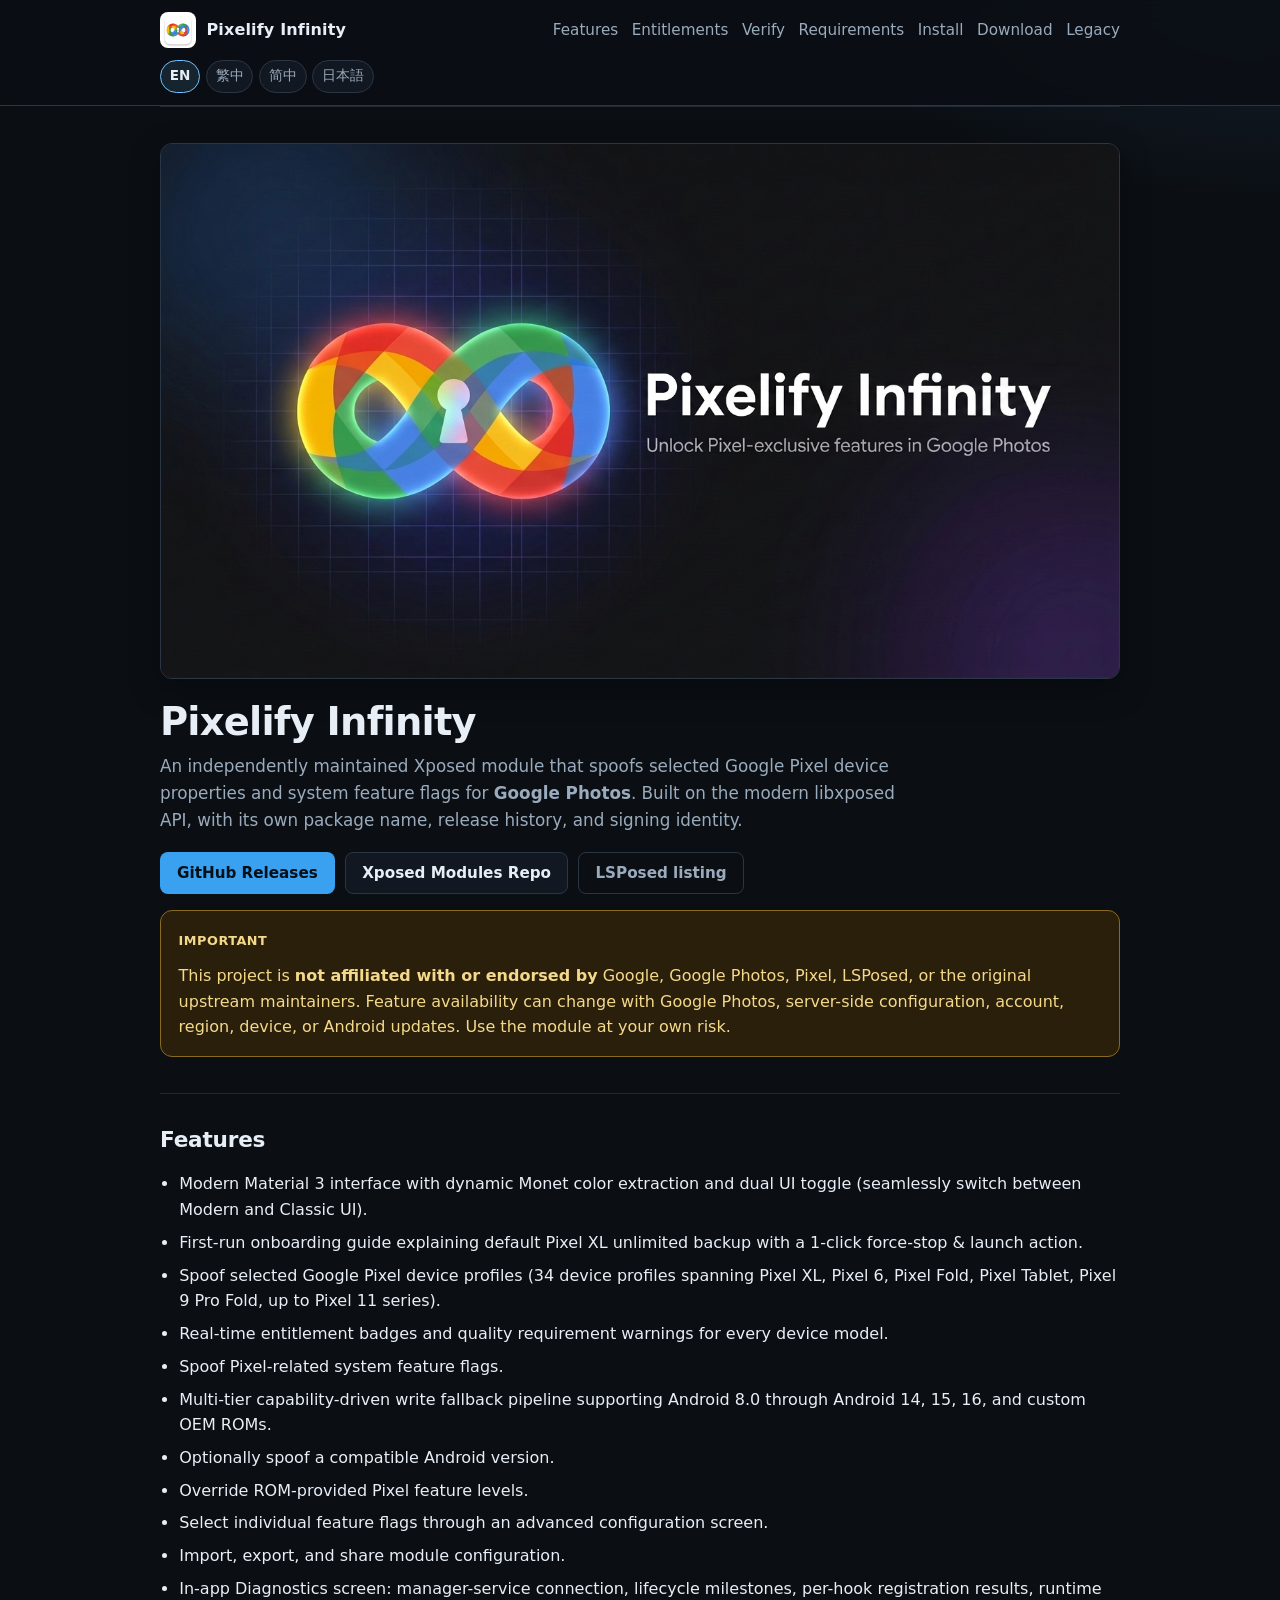
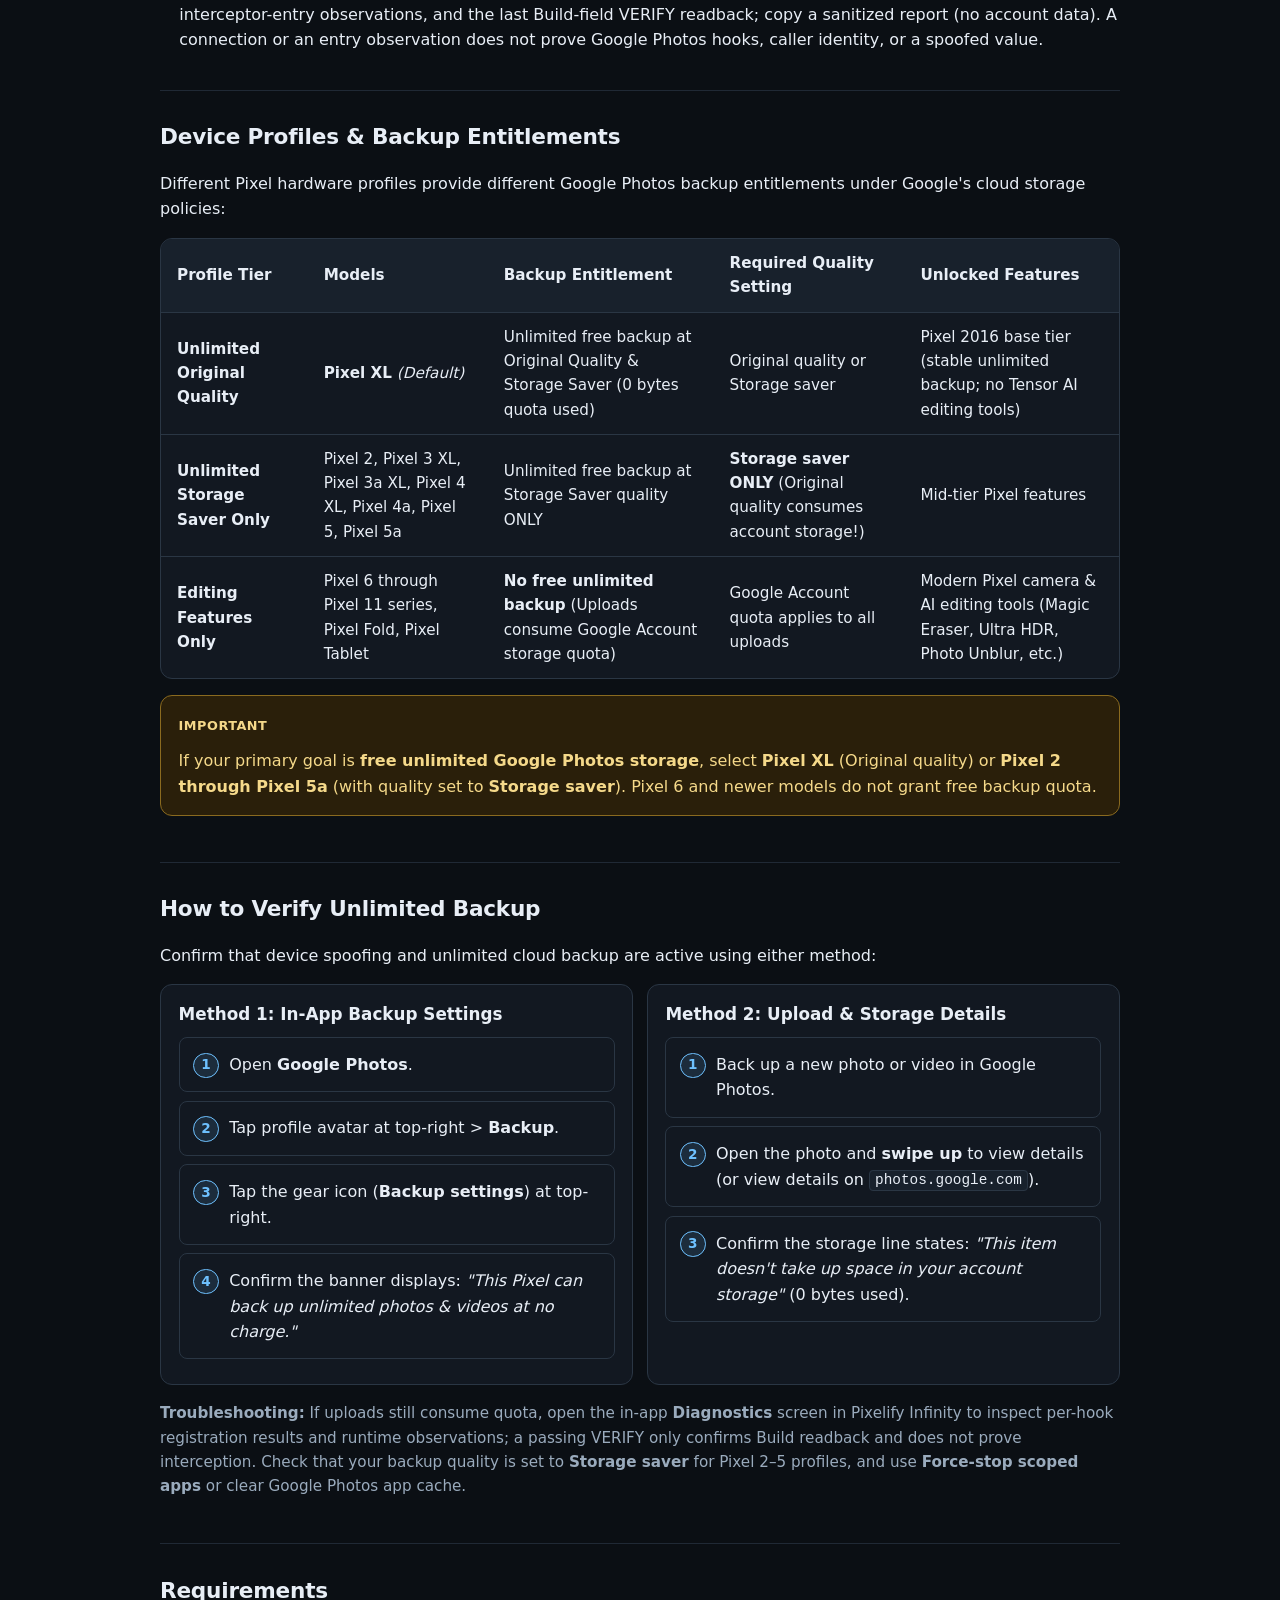
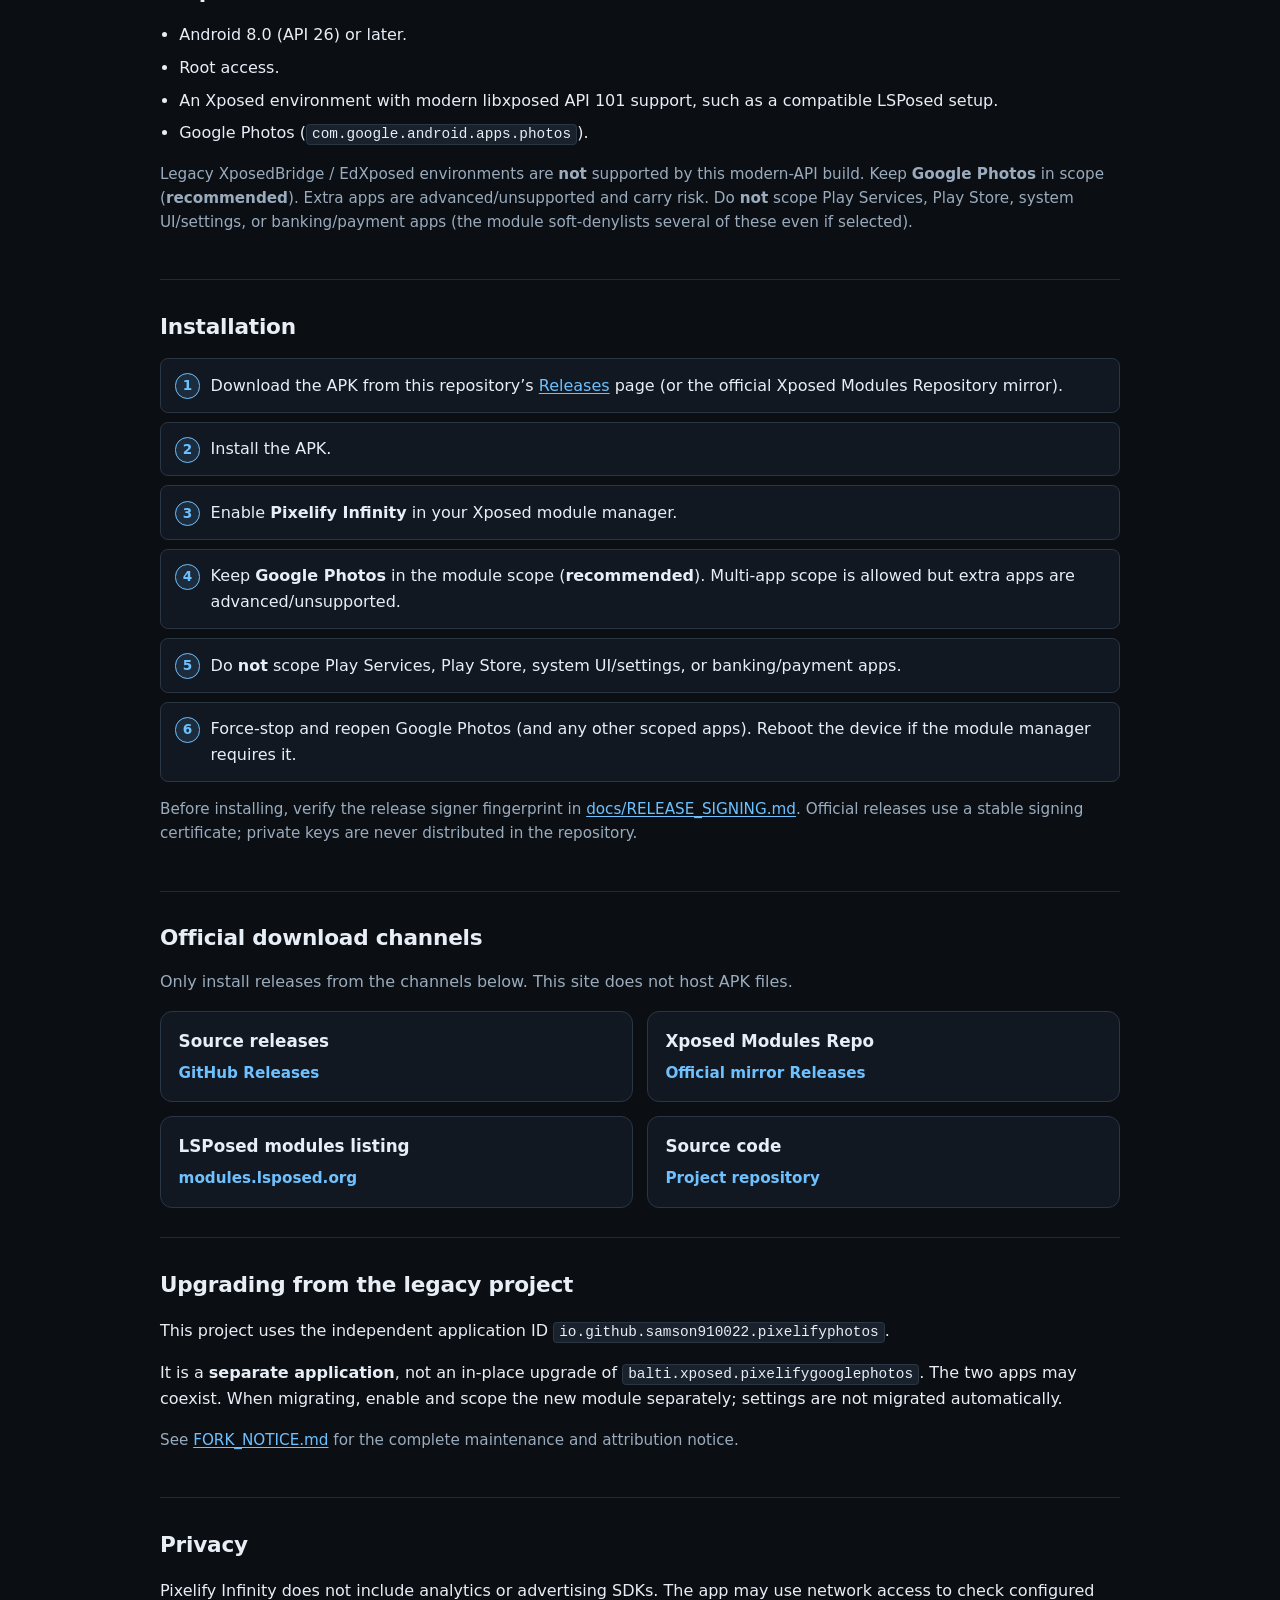
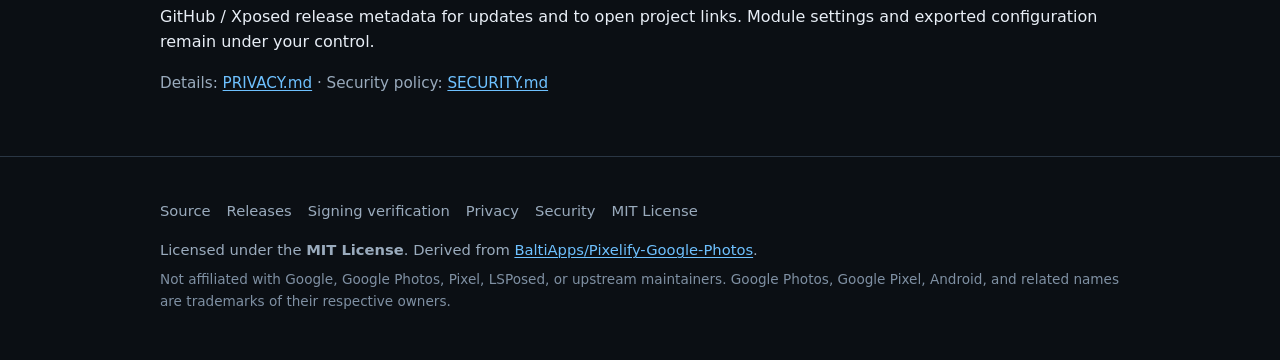
<file: site/index.html>
<!DOCTYPE html>
<html lang="en">
<head>
  <meta charset="utf-8">
  <meta name="viewport" content="width=device-width, initial-scale=1">
  <meta name="description" content="Pixelify Infinity — independently maintained Xposed module that spoofs selected Google Pixel properties for Google Photos.">
  <meta name="theme-color" content="#0b0f14">
  <title>Pixelify Infinity — Xposed module for Google Photos</title>
  <link rel="icon" type="image/png" href="assets/img/favicon.png">
  <link rel="apple-touch-icon" href="assets/img/icon-64.png">
  <link rel="stylesheet" href="assets/css/site.css">
</head>
<body>
  <a class="skip-link" href="#main">Skip to content</a>

  <header class="site-header">
    <div class="wrap header-inner">
      <a class="brand" href="./">
        <img src="assets/img/icon-64.png" width="36" height="36" alt="">
        <span>Pixelify Infinity</span>
      </a>
      <nav aria-label="Primary">
        <ul class="nav-links">
          <li><a href="#features">Features</a></li>
          <li><a href="#entitlements">Entitlements</a></li>
          <li><a href="#verification">Verify</a></li>
          <li><a href="#requirements">Requirements</a></li>
          <li><a href="#install">Install</a></li>
          <li><a href="#download">Download</a></li>
          <li><a href="#legacy">Legacy</a></li>
        </ul>
      </nav>
      <nav class="lang-switch" aria-label="Language">
        <a href="./" aria-current="page" hreflang="en" lang="en">EN</a>
        <a href="zh-TW/" hreflang="zh-Hant" lang="zh-Hant">繁中</a>
        <a href="zh-CN/" hreflang="zh-Hans" lang="zh-Hans">简中</a>
        <a href="ja/" hreflang="ja" lang="ja">日本語</a>
      </nav>
    </div>
  </header>

  <main id="main">
    <section class="hero wrap" aria-labelledby="hero-title">
      <div class="hero-banner">
        <img
          src="assets/img/banner.png"
          width="1376"
          height="768"
          alt="Pixelify Infinity banner"
        >
      </div>
      <div class="hero-copy">
        <h1 id="hero-title">Pixelify Infinity</h1>
        <p class="tagline">
          An independently maintained Xposed module that spoofs selected Google Pixel
          device properties and system feature flags for <strong>Google Photos</strong>.
          Built on the modern libxposed API, with its own package name, release history,
          and signing identity.
        </p>
        <div class="cta-row">
          <a class="btn btn-primary" href="https://github.com/samson910022/pixelify-google-photos-modern/releases">
            GitHub Releases
          </a>
          <a class="btn btn-secondary" href="https://github.com/Xposed-Modules-Repo/io.github.samson910022.pixelifyphotos/releases">
            Xposed Modules Repo
          </a>
          <a class="btn btn-ghost" href="https://modules.lsposed.org/module/io.github.samson910022.pixelifyphotos">
            LSPosed listing
          </a>
        </div>
      </div>

      <aside class="callout callout-important" role="note" aria-label="Important disclaimer">
        <strong class="label">Important</strong>
        <p>
          This project is <strong>not affiliated with or endorsed by</strong> Google,
          Google Photos, Pixel, LSPosed, or the original upstream maintainers.
          Feature availability can change with Google Photos, server-side configuration,
          account, region, device, or Android updates. Use the module at your own risk.
        </p>
      </aside>
    </section>

    <section id="features" class="wrap" aria-labelledby="features-title">
      <h2 id="features-title">Features</h2>
      <ul class="feature-list">
        <li>Modern Material 3 interface with dynamic Monet color extraction and dual UI toggle (seamlessly switch between Modern and Classic UI).</li>
        <li>First-run onboarding guide explaining default Pixel XL unlimited backup with a 1-click force-stop &amp; launch action.</li>
        <li>Spoof selected Google Pixel device profiles (34 device profiles spanning Pixel XL, Pixel 6, Pixel Fold, Pixel Tablet, Pixel 9 Pro Fold, up to Pixel 11 series).</li>
        <li>Real-time entitlement badges and quality requirement warnings for every device model.</li>
        <li>Spoof Pixel-related system feature flags.</li>
        <li>Multi-tier capability-driven write fallback pipeline supporting Android 8.0 through Android 14, 15, 16, and custom OEM ROMs.</li>
        <li>Optionally spoof a compatible Android version.</li>
        <li>Override ROM-provided Pixel feature levels.</li>
        <li>Select individual feature flags through an advanced configuration screen.</li>
        <li>Import, export, and share module configuration.</li>
        <li>In-app Diagnostics screen: manager-service connection, lifecycle milestones, per-hook registration results, runtime interceptor-entry observations, and the last Build-field VERIFY readback; copy a sanitized report (no account data). A connection or an entry observation does not prove Google Photos hooks, caller identity, or a spoofed value.</li>
      </ul>
    </section>

    <section id="entitlements" class="wrap" aria-labelledby="entitlements-title">
      <h2 id="entitlements-title">Device Profiles &amp; Backup Entitlements</h2>
      <p>
        Different Pixel hardware profiles provide different Google Photos backup entitlements under Google's cloud storage policies:
      </p>
      <div class="table-wrap">
        <table class="data-table">
          <thead>
            <tr>
              <th scope="col">Profile Tier</th>
              <th scope="col">Models</th>
              <th scope="col">Backup Entitlement</th>
              <th scope="col">Required Quality Setting</th>
              <th scope="col">Unlocked Features</th>
            </tr>
          </thead>
          <tbody>
            <tr>
              <th scope="row">Unlimited Original Quality</th>
              <td><strong>Pixel XL</strong> <em>(Default)</em></td>
              <td>Unlimited free backup at Original Quality &amp; Storage Saver (0 bytes quota used)</td>
              <td>Original quality or Storage saver</td>
              <td>Pixel 2016 base tier (stable unlimited backup; no Tensor AI editing tools)</td>
            </tr>
            <tr>
              <th scope="row">Unlimited Storage Saver Only</th>
              <td>Pixel 2, Pixel 3 XL, Pixel 3a XL, Pixel 4 XL, Pixel 4a, Pixel 5, Pixel 5a</td>
              <td>Unlimited free backup at Storage Saver quality ONLY</td>
              <td><strong>Storage saver ONLY</strong> (Original quality consumes account storage!)</td>
              <td>Mid-tier Pixel features</td>
            </tr>
            <tr>
              <th scope="row">Editing Features Only</th>
              <td>Pixel 6 through Pixel 11 series, Pixel Fold, Pixel Tablet</td>
              <td><strong>No free unlimited backup</strong> (Uploads consume Google Account storage quota)</td>
              <td>Google Account quota applies to all uploads</td>
              <td>Modern Pixel camera &amp; AI editing tools (Magic Eraser, Ultra HDR, Photo Unblur, etc.)</td>
            </tr>
          </tbody>
        </table>
      </div>
      <aside class="callout callout-important" role="note">
        <strong class="label">Important</strong>
        <p>
          If your primary goal is <strong>free unlimited Google Photos storage</strong>, select <strong>Pixel XL</strong> (Original quality) or <strong>Pixel 2 through Pixel 5a</strong> (with quality set to <strong>Storage saver</strong>). Pixel 6 and newer models do not grant free backup quota.
        </p>
      </aside>
    </section>

    <section id="verification" class="wrap" aria-labelledby="verification-title">
      <h2 id="verification-title">How to Verify Unlimited Backup</h2>
      <p>Confirm that device spoofing and unlimited cloud backup are active using either method:</p>
      <div class="card-grid">
        <div class="card">
          <h3>Method 1: In-App Backup Settings</h3>
          <ol class="steps">
            <li>Open <strong>Google Photos</strong>.</li>
            <li>Tap profile avatar at top-right &gt; <strong>Backup</strong>.</li>
            <li>Tap the gear icon (<strong>Backup settings</strong>) at top-right.</li>
            <li>Confirm the banner displays: <em>"This Pixel can back up unlimited photos &amp; videos at no charge."</em></li>
          </ol>
        </div>
        <div class="card">
          <h3>Method 2: Upload &amp; Storage Details</h3>
          <ol class="steps">
            <li>Back up a new photo or video in Google Photos.</li>
            <li>Open the photo and <strong>swipe up</strong> to view details (or view details on <code>photos.google.com</code>).</li>
            <li>Confirm the storage line states: <em>"This item doesn't take up space in your account storage"</em> (0 bytes used).</li>
          </ol>
        </div>
      </div>
      <p class="note troubleshooting-note">
        <strong>Troubleshooting:</strong> If uploads still consume quota, open the in-app <strong>Diagnostics</strong> screen in Pixelify Infinity to inspect per-hook registration results and runtime observations; a passing VERIFY only confirms Build readback and does not prove interception. Check that your backup quality is set to <strong>Storage saver</strong> for Pixel 2–5 profiles, and use <strong>Force-stop scoped apps</strong> or clear Google Photos app cache.
      </p>
    </section>

    <section id="requirements" class="wrap" aria-labelledby="requirements-title">
      <h2 id="requirements-title">Requirements</h2>
      <ul class="req-list">
        <li>Android 8.0 (API 26) or later.</li>
        <li>Root access.</li>
        <li>
          An Xposed environment with modern libxposed API 101 support,
          such as a compatible LSPosed setup.
        </li>
        <li>Google Photos (<code>com.google.android.apps.photos</code>).</li>
      </ul>
      <p class="note">
        Legacy XposedBridge / EdXposed environments are <strong>not</strong> supported
        by this modern-API build. Keep <strong>Google Photos</strong> in scope (<strong>recommended</strong>).
        Extra apps are advanced/unsupported and carry risk. Do <strong>not</strong> scope
        Play Services, Play Store, system UI/settings, or banking/payment apps
        (the module soft-denylists several of these even if selected).
      </p>
    </section>

    <section id="install" class="wrap" aria-labelledby="install-title">
      <h2 id="install-title">Installation</h2>
      <ol class="steps">
        <li>
          Download the APK from this repository’s
          <a href="https://github.com/samson910022/pixelify-google-photos-modern/releases">Releases</a>
          page (or the official Xposed Modules Repository mirror).
        </li>
        <li>Install the APK.</li>
        <li>Enable <strong>Pixelify Infinity</strong> in your Xposed module manager.</li>
        <li>
          Keep <strong>Google Photos</strong> in the module scope (<strong>recommended</strong>).
          Multi-app scope is allowed but extra apps are advanced/unsupported.
        </li>
        <li>
          Do <strong>not</strong> scope Play Services, Play Store, system UI/settings, or
          banking/payment apps.
        </li>
        <li>
          Force-stop and reopen Google Photos (and any other scoped apps). Reboot the device
          if the module manager requires it.
        </li>
      </ol>
      <p class="note">
        Before installing, verify the release signer fingerprint in
        <a href="https://github.com/samson910022/pixelify-google-photos-modern/blob/master/docs/RELEASE_SIGNING.md">docs/RELEASE_SIGNING.md</a>.
        Official releases use a stable signing certificate; private keys are never
        distributed in the repository.
      </p>
    </section>

    <section id="download" class="wrap" aria-labelledby="download-title">
      <h2 id="download-title">Official download channels</h2>
      <p class="lead">
        Only install releases from the channels below. This site does not host APK files.
      </p>
      <div class="card-grid">
        <article class="card">
          <h3>Source releases</h3>
          <p>
            <a href="https://github.com/samson910022/pixelify-google-photos-modern/releases">
              GitHub Releases
            </a>
          </p>
        </article>
        <article class="card">
          <h3>Xposed Modules Repo</h3>
          <p>
            <a href="https://github.com/Xposed-Modules-Repo/io.github.samson910022.pixelifyphotos/releases">
              Official mirror Releases
            </a>
          </p>
        </article>
        <article class="card">
          <h3>LSPosed modules listing</h3>
          <p>
            <a href="https://modules.lsposed.org/module/io.github.samson910022.pixelifyphotos">
              modules.lsposed.org
            </a>
          </p>
        </article>
        <article class="card">
          <h3>Source code</h3>
          <p>
            <a href="https://github.com/samson910022/pixelify-google-photos-modern">
              Project repository
            </a>
          </p>
        </article>
      </div>
    </section>

    <section id="legacy" class="wrap" aria-labelledby="legacy-title">
      <h2 id="legacy-title">Upgrading from the legacy project</h2>
      <p>
        This project uses the independent application ID
        <code>io.github.samson910022.pixelifyphotos</code>.
      </p>
      <p>
        It is a <strong>separate application</strong>, not an in-place upgrade of
        <code>balti.xposed.pixelifygooglephotos</code>. The two apps may coexist.
        When migrating, enable and scope the new module separately; settings are not
        migrated automatically.
      </p>
      <p class="note">
        See
        <a href="https://github.com/samson910022/pixelify-google-photos-modern/blob/master/FORK_NOTICE.md">FORK_NOTICE.md</a>
        for the complete maintenance and attribution notice.
      </p>
    </section>

    <section id="privacy" class="wrap" aria-labelledby="privacy-title">
      <h2 id="privacy-title">Privacy</h2>
      <p>
        Pixelify Infinity does not include analytics or advertising SDKs. The app may
        use network access to check configured GitHub / Xposed release metadata for
        updates and to open project links. Module settings and exported configuration
        remain under your control.
      </p>
      <p class="note">
        Details:
        <a href="https://github.com/samson910022/pixelify-google-photos-modern/blob/master/PRIVACY.md">PRIVACY.md</a>
        · Security policy:
        <a href="https://github.com/samson910022/pixelify-google-photos-modern/blob/master/SECURITY.md">SECURITY.md</a>
      </p>
    </section>
  </main>

  <footer class="site-footer" aria-label="Site">
    <div class="wrap">
      <ul class="footer-links">
        <li><a href="https://github.com/samson910022/pixelify-google-photos-modern">Source</a></li>
        <li><a href="https://github.com/samson910022/pixelify-google-photos-modern/releases">Releases</a></li>
        <li><a href="https://github.com/samson910022/pixelify-google-photos-modern/blob/master/docs/RELEASE_SIGNING.md">Signing verification</a></li>
        <li><a href="https://github.com/samson910022/pixelify-google-photos-modern/blob/master/PRIVACY.md">Privacy</a></li>
        <li><a href="https://github.com/samson910022/pixelify-google-photos-modern/blob/master/SECURITY.md">Security</a></li>
        <li><a href="https://github.com/samson910022/pixelify-google-photos-modern/blob/master/LICENSE">MIT License</a></li>
      </ul>
      <p>
        Licensed under the <strong>MIT License</strong>. Derived from
        <a href="https://github.com/BaltiApps/Pixelify-Google-Photos">BaltiApps/Pixelify-Google-Photos</a>.
      </p>
      <p class="tiny">
        Not affiliated with Google, Google Photos, Pixel, LSPosed, or upstream maintainers.
        Google Photos, Google Pixel, Android, and related names are trademarks of their
        respective owners.
      </p>
    </div>
  </footer>
</body>
</html>
</file>
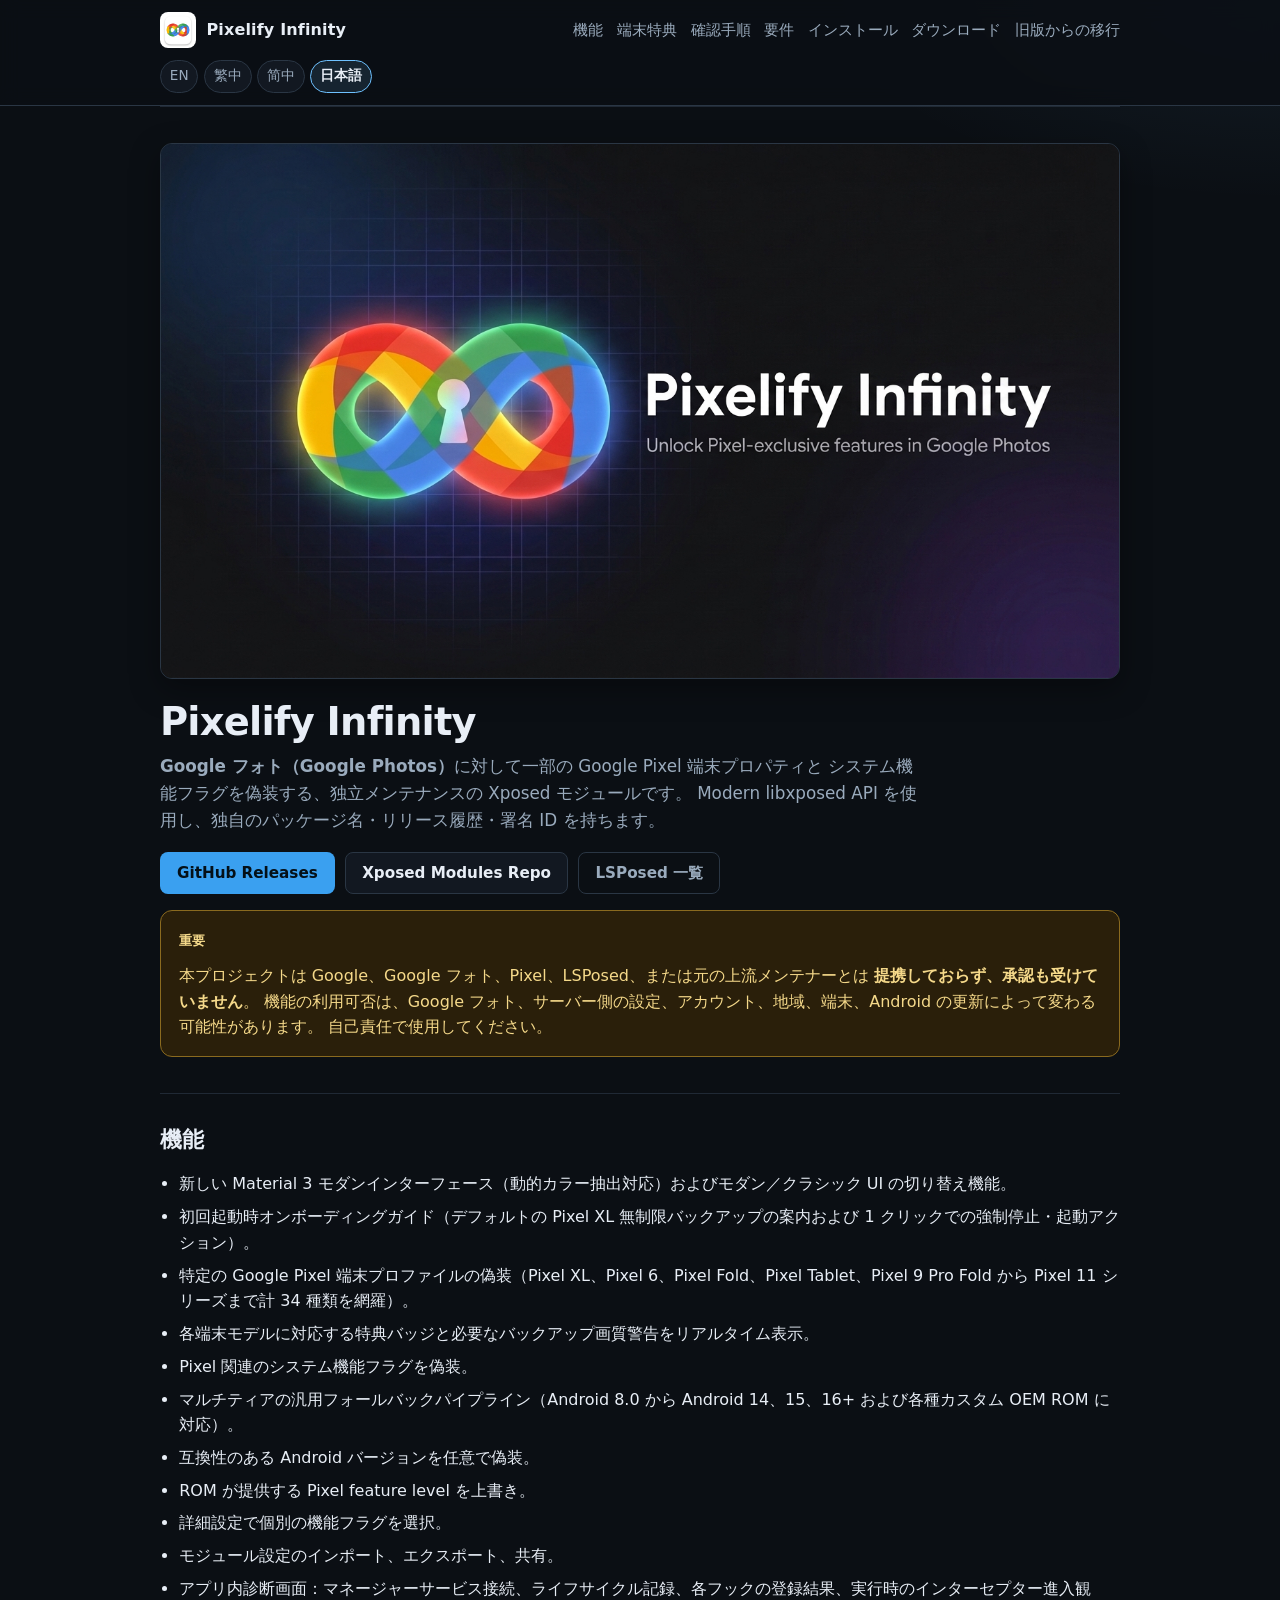
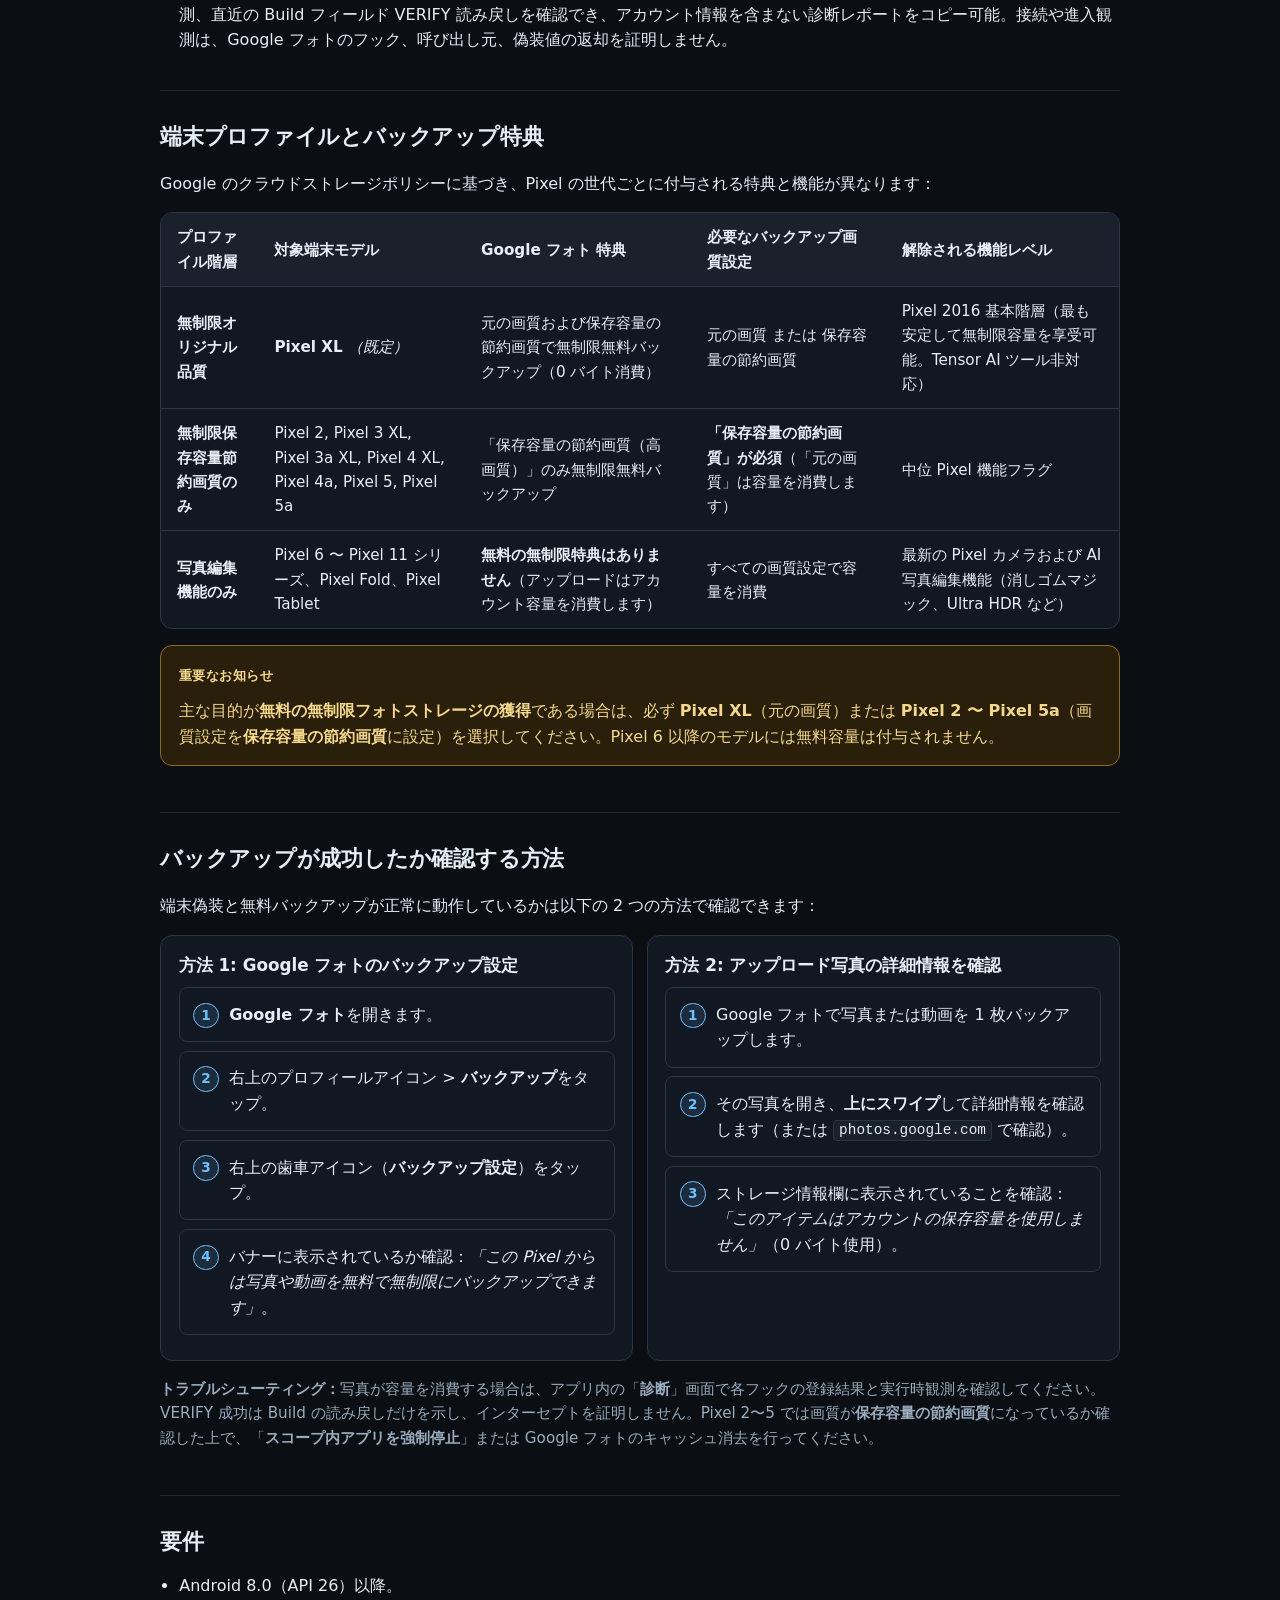
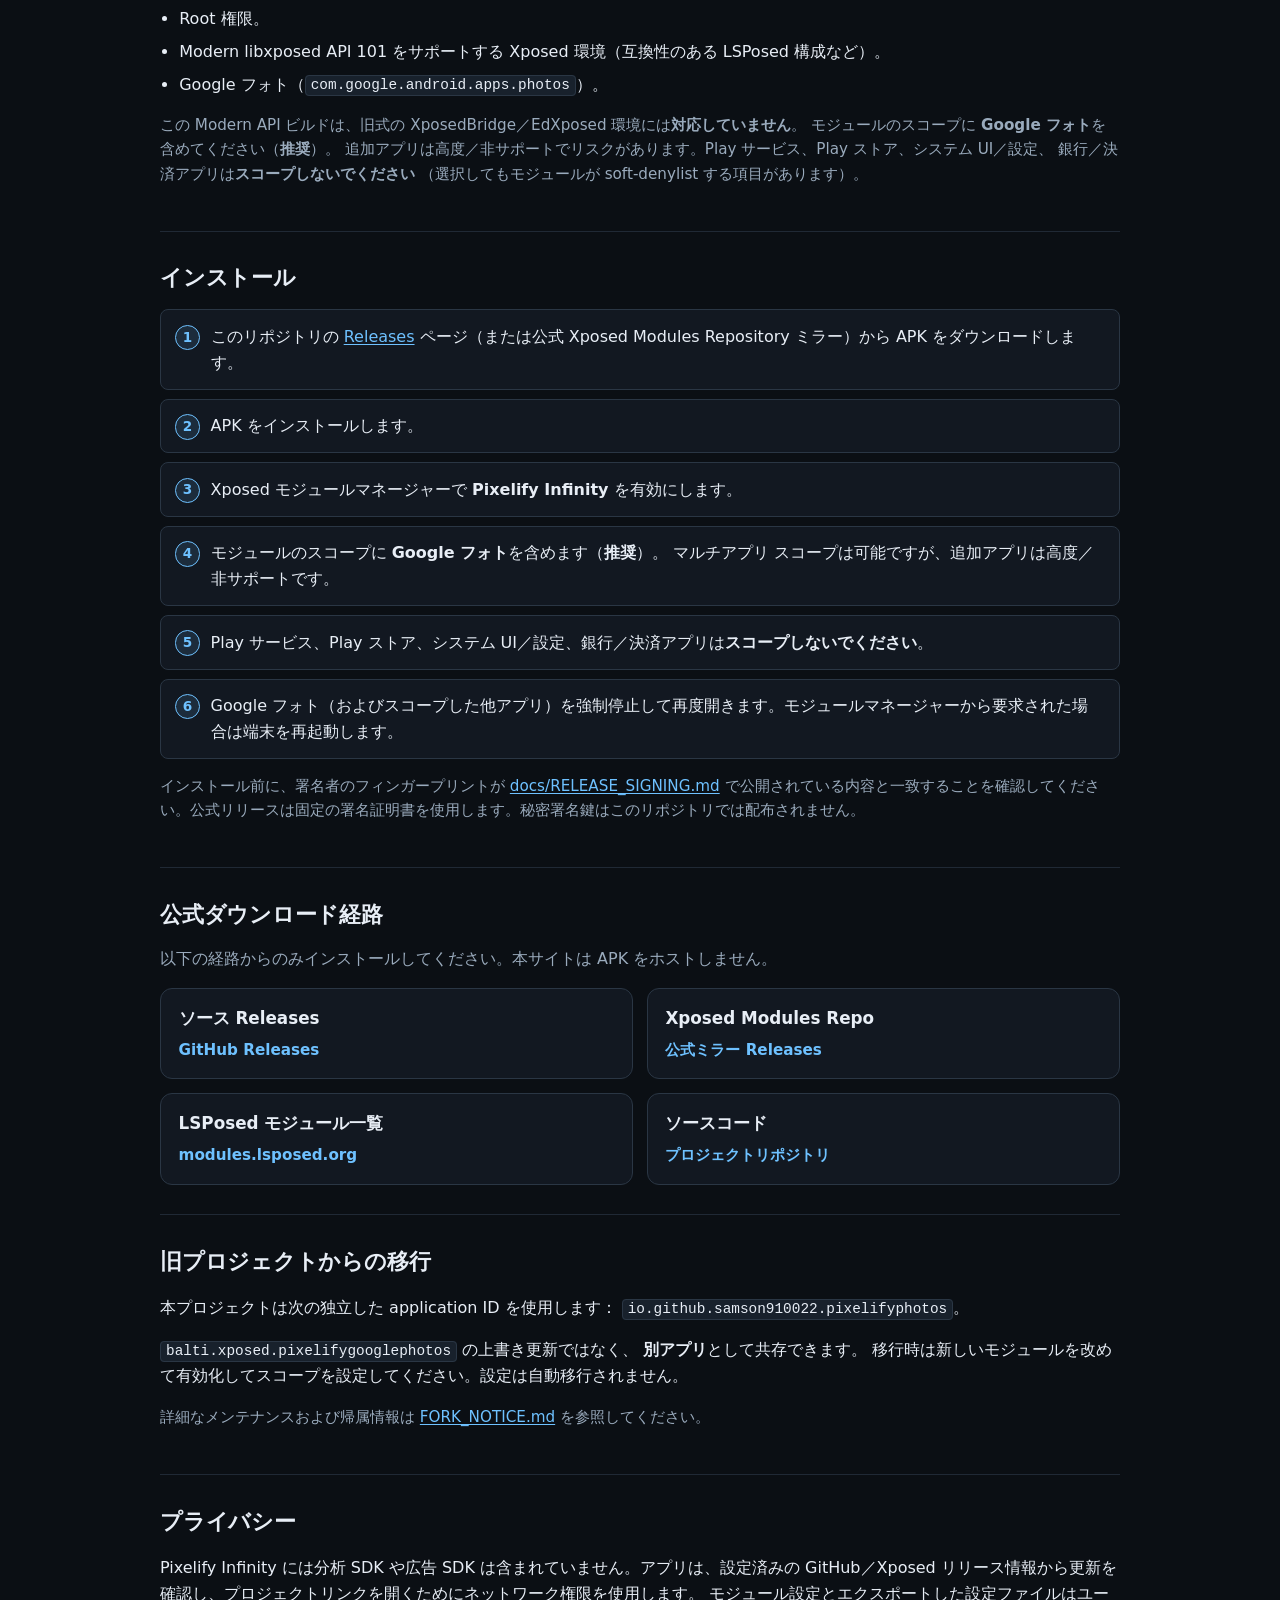
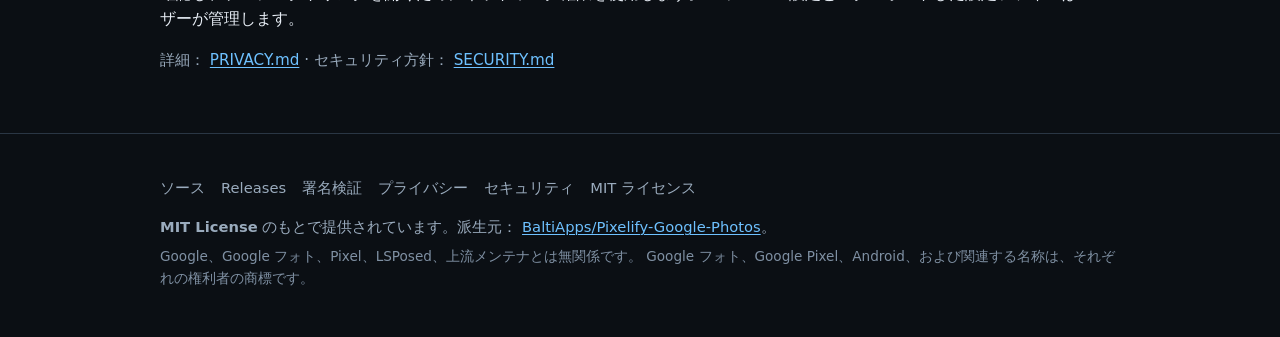
<file: site/ja/index.html>
<!DOCTYPE html>
<html lang="ja">
<head>
  <meta charset="utf-8">
  <meta name="viewport" content="width=device-width, initial-scale=1">
  <meta name="description" content="Pixelify Infinity — Google フォトに対して一部の Google Pixel 端末プロパティを偽装する、独立メンテナンスの Xposed モジュール。">
  <meta name="theme-color" content="#0b0f14">
  <title>Pixelify Infinity — Google フォト向け Xposed モジュール</title>
  <link rel="icon" type="image/png" href="../assets/img/favicon.png">
  <link rel="apple-touch-icon" href="../assets/img/icon-64.png">
  <link rel="stylesheet" href="../assets/css/site.css">
</head>
<body>
  <a class="skip-link" href="#main">本文へスキップ</a>

  <header class="site-header">
    <div class="wrap header-inner">
      <a class="brand" href="./">
        <img src="../assets/img/icon-64.png" width="36" height="36" alt="">
        <span>Pixelify Infinity</span>
      </a>
      <nav aria-label="メインナビゲーション">
        <ul class="nav-links">
          <li><a href="#features">機能</a></li>
          <li><a href="#entitlements">端末特典</a></li>
          <li><a href="#verification">確認手順</a></li>
          <li><a href="#requirements">要件</a></li>
          <li><a href="#install">インストール</a></li>
          <li><a href="#download">ダウンロード</a></li>
          <li><a href="#legacy">旧版からの移行</a></li>
        </ul>
      </nav>
      <nav class="lang-switch" aria-label="言語">
        <a href="../" hreflang="en" lang="en">EN</a>
        <a href="../zh-TW/" hreflang="zh-Hant" lang="zh-Hant">繁中</a>
        <a href="../zh-CN/" hreflang="zh-Hans" lang="zh-Hans">简中</a>
        <a href="./" aria-current="page" hreflang="ja" lang="ja">日本語</a>
      </nav>
    </div>
  </header>

  <main id="main">
    <section class="hero wrap" aria-labelledby="hero-title">
      <div class="hero-banner">
        <img
          src="../assets/img/banner.png"
          width="1376"
          height="768"
          alt="Pixelify Infinity バナー"
        >
      </div>
      <div class="hero-copy">
        <h1 id="hero-title">Pixelify Infinity</h1>
        <p class="tagline">
          <strong>Google フォト（Google Photos）</strong>に対して一部の Google Pixel 端末プロパティと
          システム機能フラグを偽装する、独立メンテナンスの Xposed モジュールです。
          Modern libxposed API を使用し、独自のパッケージ名・リリース履歴・署名 ID を持ちます。
        </p>
        <div class="cta-row">
          <a class="btn btn-primary" href="https://github.com/samson910022/pixelify-google-photos-modern/releases">
            GitHub Releases
          </a>
          <a class="btn btn-secondary" href="https://github.com/Xposed-Modules-Repo/io.github.samson910022.pixelifyphotos/releases">
            Xposed Modules Repo
          </a>
          <a class="btn btn-ghost" href="https://modules.lsposed.org/module/io.github.samson910022.pixelifyphotos">
            LSPosed 一覧
          </a>
        </div>
      </div>

      <aside class="callout callout-important" role="note" aria-label="重要な免責事項">
        <strong class="label">重要</strong>
        <p>
          本プロジェクトは Google、Google フォト、Pixel、LSPosed、または元の上流メンテナーとは
          <strong>提携しておらず、承認も受けていません</strong>。
          機能の利用可否は、Google フォト、サーバー側の設定、アカウント、地域、端末、Android の更新によって変わる可能性があります。
          自己責任で使用してください。
        </p>
      </aside>
    </section>

    <section id="features" class="wrap" aria-labelledby="features-title">
      <h2 id="features-title">機能</h2>
      <ul class="feature-list">
        <li>新しい Material 3 モダンインターフェース（動的カラー抽出対応）およびモダン／クラシック UI の切り替え機能。</li>
        <li>初回起動時オンボーディングガイド（デフォルトの Pixel XL 無制限バックアップの案内および 1 クリックでの強制停止・起動アクション）。</li>
        <li>特定の Google Pixel 端末プロファイルの偽装（Pixel XL、Pixel 6、Pixel Fold、Pixel Tablet、Pixel 9 Pro Fold から Pixel 11 シリーズまで計 34 種類を網羅）。</li>
        <li>各端末モデルに対応する特典バッジと必要なバックアップ画質警告をリアルタイム表示。</li>
        <li>Pixel 関連のシステム機能フラグを偽装。</li>
        <li>マルチティアの汎用フォールバックパイプライン（Android 8.0 から Android 14、15、16+ および各種カスタム OEM ROM に対応）。</li>
        <li>互換性のある Android バージョンを任意で偽装。</li>
        <li>ROM が提供する Pixel feature level を上書き。</li>
        <li>詳細設定で個別の機能フラグを選択。</li>
        <li>モジュール設定のインポート、エクスポート、共有。</li>
        <li>アプリ内診断画面：マネージャーサービス接続、ライフサイクル記録、各フックの登録結果、実行時のインターセプター進入観測、直近の Build フィールド VERIFY 読み戻しを確認でき、アカウント情報を含まない診断レポートをコピー可能。接続や進入観測は、Google フォトのフック、呼び出し元、偽装値の返却を証明しません。</li>
      </ul>
    </section>

    <section id="entitlements" class="wrap" aria-labelledby="entitlements-title">
      <h2 id="entitlements-title">端末プロファイルとバックアップ特典</h2>
      <p>
        Google のクラウドストレージポリシーに基づき、Pixel の世代ごとに付与される特典と機能が異なります：
      </p>
      <div class="table-wrap">
        <table class="data-table">
          <thead>
            <tr>
              <th scope="col">プロファイル階層</th>
              <th scope="col">対象端末モデル</th>
              <th scope="col">Google フォト 特典</th>
              <th scope="col">必要なバックアップ画質設定</th>
              <th scope="col">解除される機能レベル</th>
            </tr>
          </thead>
          <tbody>
            <tr>
              <th scope="row">無制限オリジナル品質</th>
              <td><strong>Pixel XL</strong> <em>（既定）</em></td>
              <td>元の画質および保存容量の節約画質で無制限無料バックアップ（0 バイト消費）</td>
              <td>元の画質 または 保存容量の節約画質</td>
              <td>Pixel 2016 基本階層（最も安定して無制限容量を享受可能。Tensor AI ツール非対応）</td>
            </tr>
            <tr>
              <th scope="row">無制限保存容量節約画質のみ</th>
              <td>Pixel 2, Pixel 3 XL, Pixel 3a XL, Pixel 4 XL, Pixel 4a, Pixel 5, Pixel 5a</td>
              <td>「保存容量の節約画質（高画質）」のみ無制限無料バックアップ</td>
              <td><strong>「保存容量の節約画質」が必須</strong>（「元の画質」は容量を消費します）</td>
              <td>中位 Pixel 機能フラグ</td>
            </tr>
            <tr>
              <th scope="row">写真編集機能のみ</th>
              <td>Pixel 6 〜 Pixel 11 シリーズ、Pixel Fold、Pixel Tablet</td>
              <td><strong>無料の無制限特典はありません</strong>（アップロードはアカウント容量を消費します）</td>
              <td>すべての画質設定で容量を消費</td>
              <td>最新の Pixel カメラおよび AI 写真編集機能（消しゴムマジック、Ultra HDR など）</td>
            </tr>
          </tbody>
        </table>
      </div>
      <aside class="callout callout-important" role="note">
        <strong class="label">重要なお知らせ</strong>
        <p>
          主な目的が<strong>無料の無制限フォトストレージの獲得</strong>である場合は、必ず <strong>Pixel XL</strong>（元の画質）または <strong>Pixel 2 〜 Pixel 5a</strong>（画質設定を<strong>保存容量の節約画質</strong>に設定）を選択してください。Pixel 6 以降のモデルには無料容量は付与されません。
        </p>
      </aside>
    </section>

    <section id="verification" class="wrap" aria-labelledby="verification-title">
      <h2 id="verification-title">バックアップが成功したか確認する方法</h2>
      <p>端末偽装と無料バックアップが正常に動作しているかは以下の 2 つの方法で確認できます：</p>
      <div class="card-grid">
        <div class="card">
          <h3>方法 1: Google フォトのバックアップ設定</h3>
          <ol class="steps">
            <li><strong>Google フォト</strong>を開きます。</li>
            <li>右上のプロフィールアイコン &gt; <strong>バックアップ</strong>をタップ。</li>
            <li>右上の歯車アイコン（<strong>バックアップ設定</strong>）をタップ。</li>
            <li>バナーに表示されているか確認：<em>「この Pixel からは写真や動画を無料で無制限にバックアップできます」</em>。</li>
          </ol>
        </div>
        <div class="card">
          <h3>方法 2: アップロード写真の詳細情報を確認</h3>
          <ol class="steps">
            <li>Google フォトで写真または動画を 1 枚バックアップします。</li>
            <li>その写真を開き、<strong>上にスワイプ</strong>して詳細情報を確認します（または <code>photos.google.com</code> で確認）。</li>
            <li>ストレージ情報欄に表示されていることを確認：<em>「このアイテムはアカウントの保存容量を使用しません」</em>（0 バイト使用）。</li>
          </ol>
        </div>
      </div>
      <p class="note troubleshooting-note">
        <strong>トラブルシューティング：</strong>写真が容量を消費する場合は、アプリ内の「<strong>診断</strong>」画面で各フックの登録結果と実行時観測を確認してください。VERIFY 成功は Build の読み戻しだけを示し、インターセプトを証明しません。Pixel 2〜5 では画質が<strong>保存容量の節約画質</strong>になっているか確認した上で、「<strong>スコープ内アプリを強制停止</strong>」または Google フォトのキャッシュ消去を行ってください。
      </p>
    </section>

    <section id="requirements" class="wrap" aria-labelledby="requirements-title">
      <h2 id="requirements-title">要件</h2>
      <ul class="req-list">
        <li>Android 8.0（API 26）以降。</li>
        <li>Root 権限。</li>
        <li>Modern libxposed API 101 をサポートする Xposed 環境（互換性のある LSPosed 構成など）。</li>
        <li>Google フォト（<code>com.google.android.apps.photos</code>）。</li>
      </ul>
      <p class="note">
        この Modern API ビルドは、旧式の XposedBridge／EdXposed 環境には<strong>対応していません</strong>。
        モジュールのスコープに <strong>Google フォト</strong>を含めてください（<strong>推奨</strong>）。
        追加アプリは高度／非サポートでリスクがあります。Play サービス、Play ストア、システム UI／設定、
        銀行／決済アプリは<strong>スコープしないでください</strong>
        （選択してもモジュールが soft-denylist する項目があります）。
      </p>
    </section>

    <section id="install" class="wrap" aria-labelledby="install-title">
      <h2 id="install-title">インストール</h2>
      <ol class="steps">
        <li>
          このリポジトリの
          <a href="https://github.com/samson910022/pixelify-google-photos-modern/releases">Releases</a>
          ページ（または公式 Xposed Modules Repository ミラー）から APK をダウンロードします。
        </li>
        <li>APK をインストールします。</li>
        <li>Xposed モジュールマネージャーで <strong>Pixelify Infinity</strong> を有効にします。</li>
        <li>
          モジュールのスコープに <strong>Google フォト</strong>を含めます（<strong>推奨</strong>）。
          マルチアプリ スコープは可能ですが、追加アプリは高度／非サポートです。
        </li>
        <li>Play サービス、Play ストア、システム UI／設定、銀行／決済アプリは<strong>スコープしないでください</strong>。</li>
        <li>Google フォト（およびスコープした他アプリ）を強制停止して再度開きます。モジュールマネージャーから要求された場合は端末を再起動します。</li>
      </ol>
      <p class="note">
        インストール前に、署名者のフィンガープリントが
        <a href="https://github.com/samson910022/pixelify-google-photos-modern/blob/master/docs/RELEASE_SIGNING.md">docs/RELEASE_SIGNING.md</a>
        で公開されている内容と一致することを確認してください。公式リリースは固定の署名証明書を使用します。秘密署名鍵はこのリポジトリでは配布されません。
      </p>
    </section>

    <section id="download" class="wrap" aria-labelledby="download-title">
      <h2 id="download-title">公式ダウンロード経路</h2>
      <p class="lead">以下の経路からのみインストールしてください。本サイトは APK をホストしません。</p>
      <div class="card-grid">
        <article class="card">
          <h3>ソース Releases</h3>
          <p>
            <a href="https://github.com/samson910022/pixelify-google-photos-modern/releases">
              GitHub Releases
            </a>
          </p>
        </article>
        <article class="card">
          <h3>Xposed Modules Repo</h3>
          <p>
            <a href="https://github.com/Xposed-Modules-Repo/io.github.samson910022.pixelifyphotos/releases">
              公式ミラー Releases
            </a>
          </p>
        </article>
        <article class="card">
          <h3>LSPosed モジュール一覧</h3>
          <p>
            <a href="https://modules.lsposed.org/module/io.github.samson910022.pixelifyphotos">
              modules.lsposed.org
            </a>
          </p>
        </article>
        <article class="card">
          <h3>ソースコード</h3>
          <p>
            <a href="https://github.com/samson910022/pixelify-google-photos-modern">
              プロジェクトリポジトリ
            </a>
          </p>
        </article>
      </div>
    </section>

    <section id="legacy" class="wrap" aria-labelledby="legacy-title">
      <h2 id="legacy-title">旧プロジェクトからの移行</h2>
      <p>
        本プロジェクトは次の独立した application ID を使用します：
        <code>io.github.samson910022.pixelifyphotos</code>。
      </p>
      <p>
        <code>balti.xposed.pixelifygooglephotos</code> の上書き更新ではなく、
        <strong>別アプリ</strong>として共存できます。
        移行時は新しいモジュールを改めて有効化してスコープを設定してください。設定は自動移行されません。
      </p>
      <p class="note">
        詳細なメンテナンスおよび帰属情報は
        <a href="https://github.com/samson910022/pixelify-google-photos-modern/blob/master/FORK_NOTICE.md">FORK_NOTICE.md</a>
        を参照してください。
      </p>
    </section>

    <section id="privacy" class="wrap" aria-labelledby="privacy-title">
      <h2 id="privacy-title">プライバシー</h2>
      <p>
        Pixelify Infinity には分析 SDK や広告 SDK は含まれていません。アプリは、設定済みの
        GitHub／Xposed リリース情報から更新を確認し、プロジェクトリンクを開くためにネットワーク権限を使用します。
        モジュール設定とエクスポートした設定ファイルはユーザーが管理します。
      </p>
      <p class="note">
        詳細：
        <a href="https://github.com/samson910022/pixelify-google-photos-modern/blob/master/PRIVACY.md">PRIVACY.md</a>
        · セキュリティ方針：
        <a href="https://github.com/samson910022/pixelify-google-photos-modern/blob/master/SECURITY.md">SECURITY.md</a>
      </p>
    </section>
  </main>

  <footer class="site-footer" aria-label="サイト情報">
    <div class="wrap">
      <ul class="footer-links">
        <li><a href="https://github.com/samson910022/pixelify-google-photos-modern">ソース</a></li>
        <li><a href="https://github.com/samson910022/pixelify-google-photos-modern/releases">Releases</a></li>
        <li><a href="https://github.com/samson910022/pixelify-google-photos-modern/blob/master/docs/RELEASE_SIGNING.md">署名検証</a></li>
        <li><a href="https://github.com/samson910022/pixelify-google-photos-modern/blob/master/PRIVACY.md">プライバシー</a></li>
        <li><a href="https://github.com/samson910022/pixelify-google-photos-modern/blob/master/SECURITY.md">セキュリティ</a></li>
        <li><a href="https://github.com/samson910022/pixelify-google-photos-modern/blob/master/LICENSE">MIT ライセンス</a></li>
      </ul>
      <p>
        <strong>MIT License</strong> のもとで提供されています。派生元：
        <a href="https://github.com/BaltiApps/Pixelify-Google-Photos">BaltiApps/Pixelify-Google-Photos</a>。
      </p>
      <p class="tiny">
        Google、Google フォト、Pixel、LSPosed、上流メンテナとは無関係です。
        Google フォト、Google Pixel、Android、および関連する名称は、それぞれの権利者の商標です。
      </p>
    </div>
  </footer>
</body>
</html>
</file>
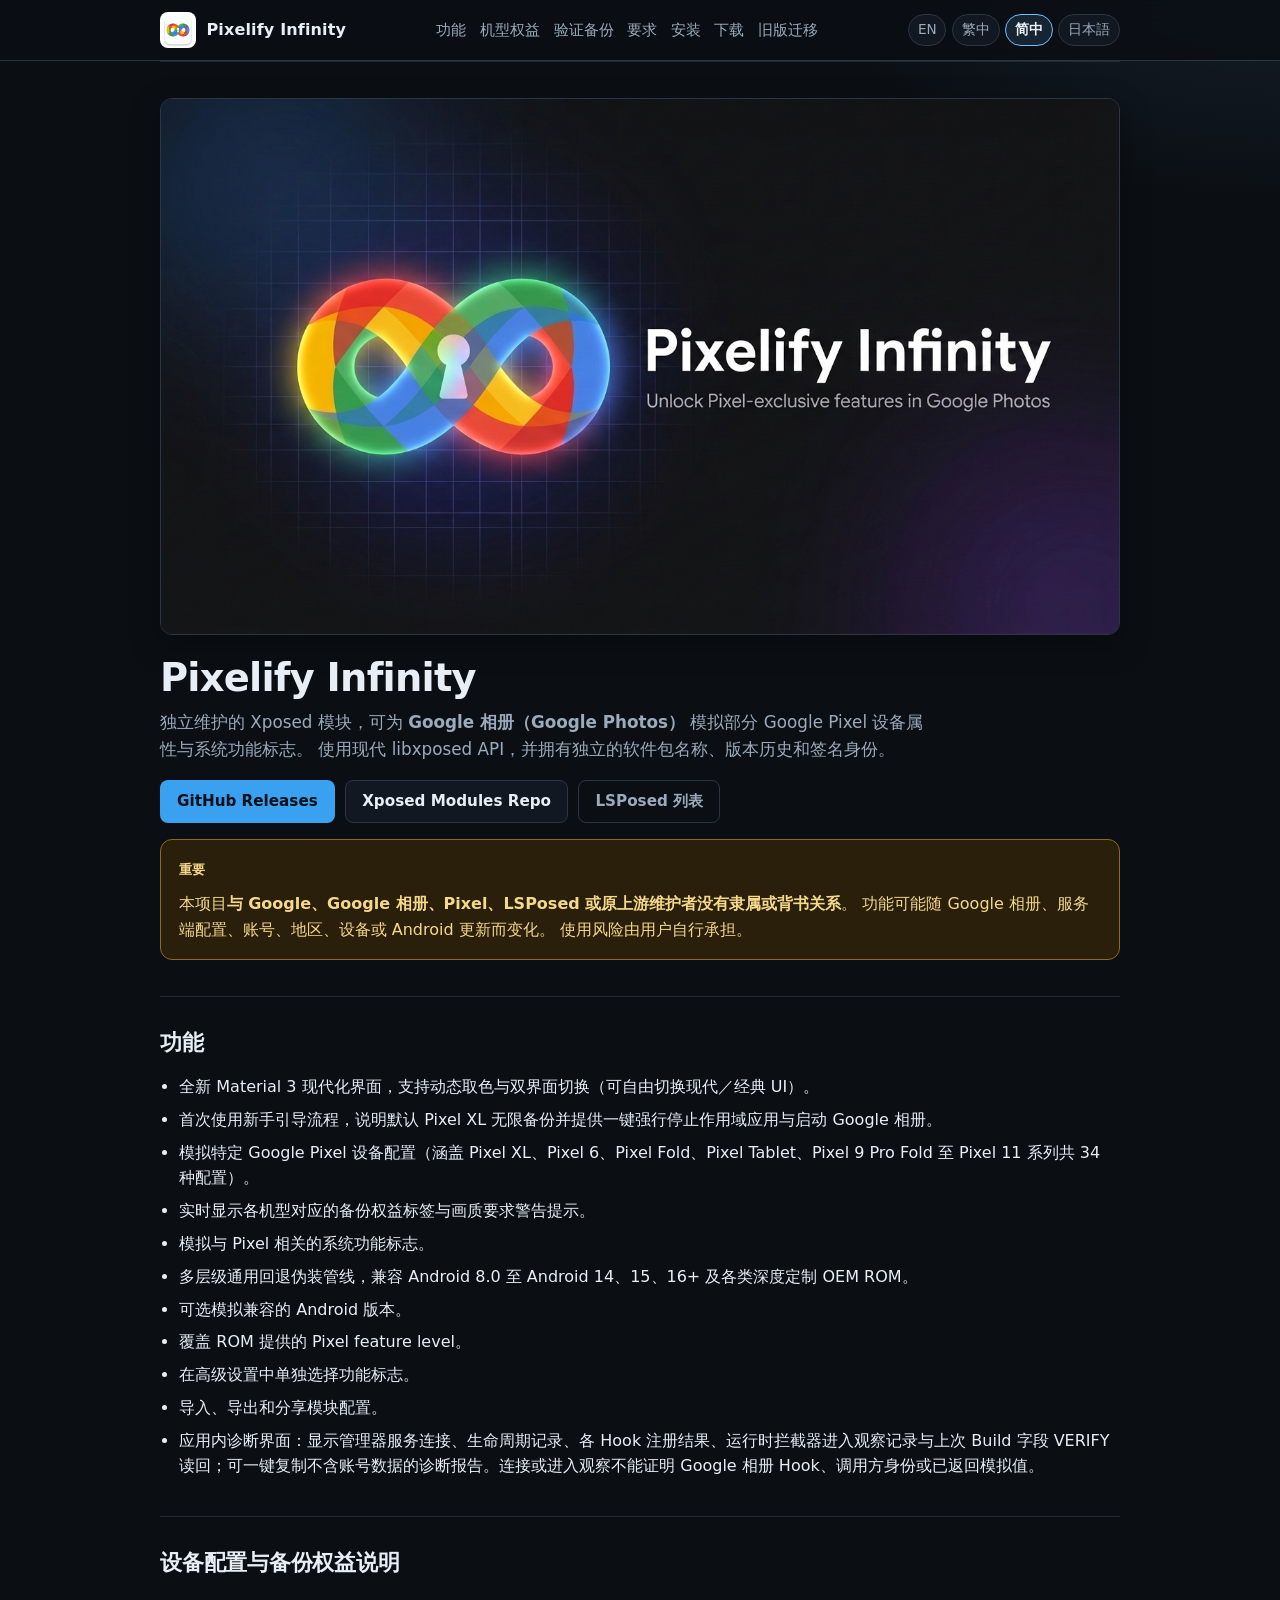
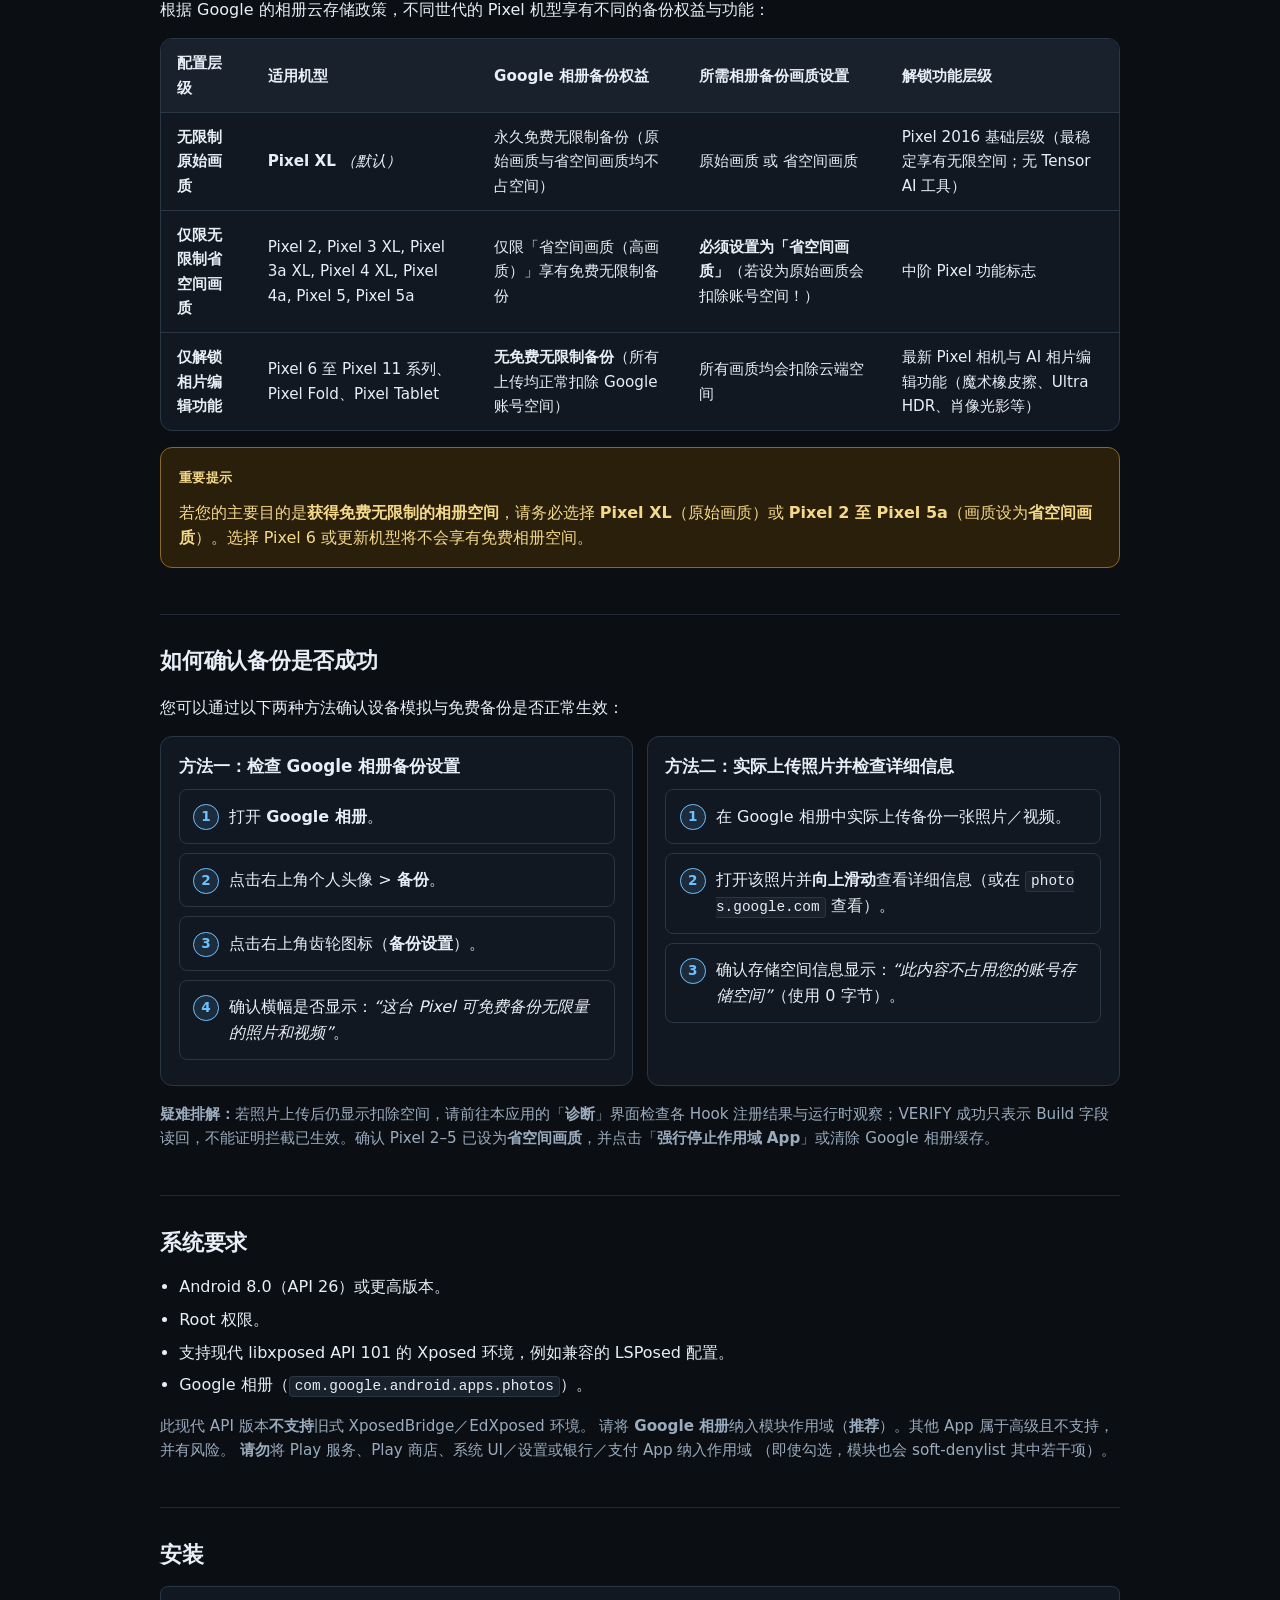
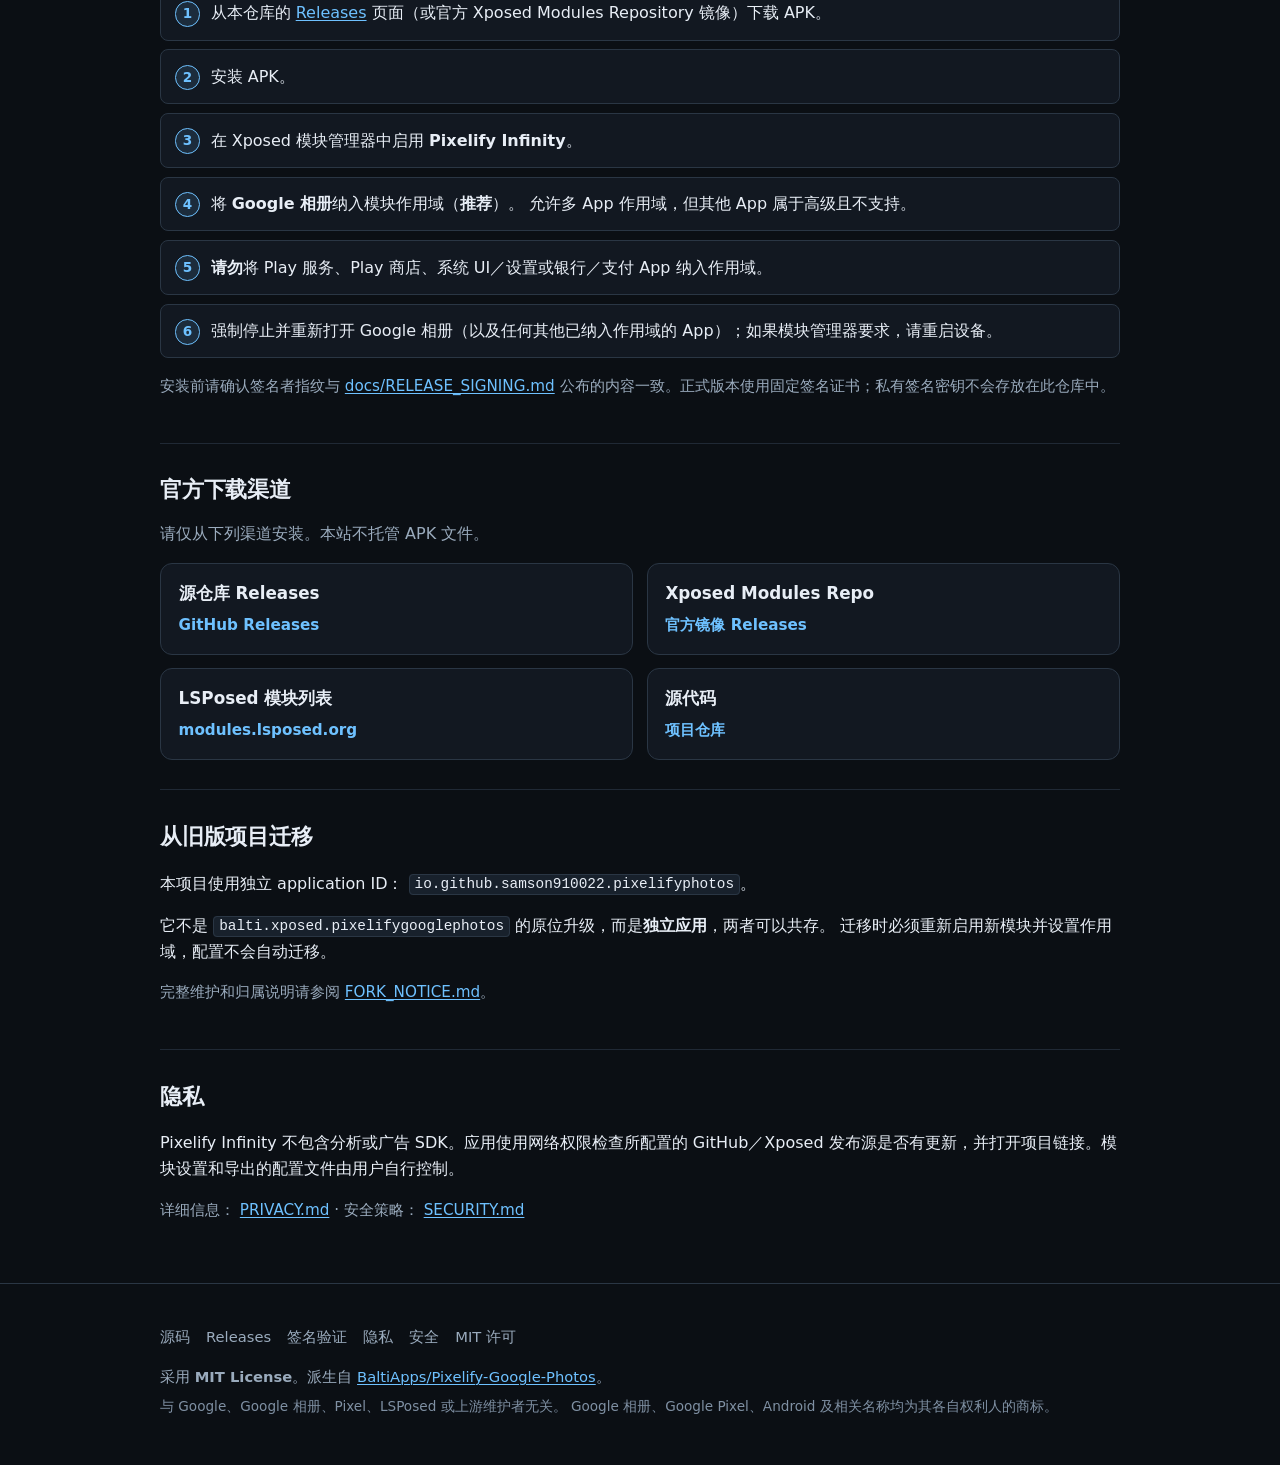
<file: site/zh-CN/index.html>
<!DOCTYPE html>
<html lang="zh-Hans">
<head>
  <meta charset="utf-8">
  <meta name="viewport" content="width=device-width, initial-scale=1">
  <meta name="description" content="Pixelify Infinity — 独立维护的 Xposed 模块，可为 Google 相册模拟部分 Google Pixel 设备属性。">
  <meta name="theme-color" content="#0b0f14">
  <title>Pixelify Infinity — 适用于 Google 相册的 Xposed 模块</title>
  <link rel="icon" type="image/png" href="../assets/img/favicon.png">
  <link rel="apple-touch-icon" href="../assets/img/icon-64.png">
  <link rel="stylesheet" href="../assets/css/site.css">
</head>
<body>
  <a class="skip-link" href="#main">跳到主要内容</a>

  <header class="site-header">
    <div class="wrap header-inner">
      <a class="brand" href="./">
        <img src="../assets/img/icon-64.png" width="36" height="36" alt="">
        <span>Pixelify Infinity</span>
      </a>
      <nav aria-label="主导航">
        <ul class="nav-links">
          <li><a href="#features">功能</a></li>
          <li><a href="#entitlements">机型权益</a></li>
          <li><a href="#verification">验证备份</a></li>
          <li><a href="#requirements">要求</a></li>
          <li><a href="#install">安装</a></li>
          <li><a href="#download">下载</a></li>
          <li><a href="#legacy">旧版迁移</a></li>
        </ul>
      </nav>
      <nav class="lang-switch" aria-label="语言">
        <a href="../" hreflang="en" lang="en">EN</a>
        <a href="../zh-TW/" hreflang="zh-Hant" lang="zh-Hant">繁中</a>
        <a href="./" aria-current="page" hreflang="zh-Hans" lang="zh-Hans">简中</a>
        <a href="../ja/" hreflang="ja" lang="ja">日本語</a>
      </nav>
    </div>
  </header>

  <main id="main">
    <section class="hero wrap" aria-labelledby="hero-title">
      <div class="hero-banner">
        <img
          src="../assets/img/banner.png"
          width="1376"
          height="768"
          alt="Pixelify Infinity 横幅"
        >
      </div>
      <div class="hero-copy">
        <h1 id="hero-title">Pixelify Infinity</h1>
        <p class="tagline">
          独立维护的 Xposed 模块，可为 <strong>Google 相册（Google Photos）</strong>
          模拟部分 Google Pixel 设备属性与系统功能标志。
          使用现代 libxposed API，并拥有独立的软件包名称、版本历史和签名身份。
        </p>
        <div class="cta-row">
          <a class="btn btn-primary" href="https://github.com/samson910022/pixelify-google-photos-modern/releases">
            GitHub Releases
          </a>
          <a class="btn btn-secondary" href="https://github.com/Xposed-Modules-Repo/io.github.samson910022.pixelifyphotos/releases">
            Xposed Modules Repo
          </a>
          <a class="btn btn-ghost" href="https://modules.lsposed.org/module/io.github.samson910022.pixelifyphotos">
            LSPosed 列表
          </a>
        </div>
      </div>

      <aside class="callout callout-important" role="note" aria-label="重要声明">
        <strong class="label">重要</strong>
        <p>
          本项目<strong>与 Google、Google 相册、Pixel、LSPosed 或原上游维护者没有隶属或背书关系</strong>。
          功能可能随 Google 相册、服务端配置、账号、地区、设备或 Android 更新而变化。
          使用风险由用户自行承担。
        </p>
      </aside>
    </section>

    <section id="features" class="wrap" aria-labelledby="features-title">
      <h2 id="features-title">功能</h2>
      <ul class="feature-list">
        <li>全新 Material 3 现代化界面，支持动态取色与双界面切换（可自由切换现代／经典 UI）。</li>
        <li>首次使用新手引导流程，说明默认 Pixel XL 无限备份并提供一键强行停止作用域应用与启动 Google 相册。</li>
        <li>模拟特定 Google Pixel 设备配置（涵盖 Pixel XL、Pixel 6、Pixel Fold、Pixel Tablet、Pixel 9 Pro Fold 至 Pixel 11 系列共 34 种配置）。</li>
        <li>实时显示各机型对应的备份权益标签与画质要求警告提示。</li>
        <li>模拟与 Pixel 相关的系统功能标志。</li>
        <li>多层级通用回退伪装管线，兼容 Android 8.0 至 Android 14、15、16+ 及各类深度定制 OEM ROM。</li>
        <li>可选模拟兼容的 Android 版本。</li>
        <li>覆盖 ROM 提供的 Pixel feature level。</li>
        <li>在高级设置中单独选择功能标志。</li>
        <li>导入、导出和分享模块配置。</li>
        <li>应用内诊断界面：显示管理器服务连接、生命周期记录、各 Hook 注册结果、运行时拦截器进入观察记录与上次 Build 字段 VERIFY 读回；可一键复制不含账号数据的诊断报告。连接或进入观察不能证明 Google 相册 Hook、调用方身份或已返回模拟值。</li>
      </ul>
    </section>

    <section id="entitlements" class="wrap" aria-labelledby="entitlements-title">
      <h2 id="entitlements-title">设备配置与备份权益说明</h2>
      <p>
        根据 Google 的相册云存储政策，不同世代的 Pixel 机型享有不同的备份权益与功能：
      </p>
      <div class="table-wrap">
        <table class="data-table">
          <thead>
            <tr>
              <th scope="col">配置层级</th>
              <th scope="col">适用机型</th>
              <th scope="col">Google 相册备份权益</th>
              <th scope="col">所需相册备份画质设置</th>
              <th scope="col">解锁功能层级</th>
            </tr>
          </thead>
          <tbody>
            <tr>
              <th scope="row">无限制原始画质</th>
              <td><strong>Pixel XL</strong> <em>（默认）</em></td>
              <td>永久免费无限制备份（原始画质与省空间画质均不占空间）</td>
              <td>原始画质 或 省空间画质</td>
              <td>Pixel 2016 基础层级（最稳定享有无限空间；无 Tensor AI 工具）</td>
            </tr>
            <tr>
              <th scope="row">仅限无限制省空间画质</th>
              <td>Pixel 2, Pixel 3 XL, Pixel 3a XL, Pixel 4 XL, Pixel 4a, Pixel 5, Pixel 5a</td>
              <td>仅限「省空间画质（高画质）」享有免费无限制备份</td>
              <td><strong>必须设置为「省空间画质」</strong>（若设为原始画质会扣除账号空间！）</td>
              <td>中阶 Pixel 功能标志</td>
            </tr>
            <tr>
              <th scope="row">仅解锁相片编辑功能</th>
              <td>Pixel 6 至 Pixel 11 系列、Pixel Fold、Pixel Tablet</td>
              <td><strong>无免费无限制备份</strong>（所有上传均正常扣除 Google 账号空间）</td>
              <td>所有画质均会扣除云端空间</td>
              <td>最新 Pixel 相机与 AI 相片编辑功能（魔术橡皮擦、Ultra HDR、肖像光影等）</td>
            </tr>
          </tbody>
        </table>
      </div>
      <aside class="callout callout-important" role="note">
        <strong class="label">重要提示</strong>
        <p>
          若您的主要目的是<strong>获得免费无限制的相册空间</strong>，请务必选择 <strong>Pixel XL</strong>（原始画质）或 <strong>Pixel 2 至 Pixel 5a</strong>（画质设为<strong>省空间画质</strong>）。选择 Pixel 6 或更新机型将不会享有免费相册空间。
        </p>
      </aside>
    </section>

    <section id="verification" class="wrap" aria-labelledby="verification-title">
      <h2 id="verification-title">如何确认备份是否成功</h2>
      <p>您可以通过以下两种方法确认设备模拟与免费备份是否正常生效：</p>
      <div class="card-grid">
        <div class="card">
          <h3>方法一：检查 Google 相册备份设置</h3>
          <ol class="steps">
            <li>打开 <strong>Google 相册</strong>。</li>
            <li>点击右上角个人头像 &gt; <strong>备份</strong>。</li>
            <li>点击右上角齿轮图标（<strong>备份设置</strong>）。</li>
            <li>确认横幅是否显示：<em>“这台 Pixel 可免费备份无限量的照片和视频”</em>。</li>
          </ol>
        </div>
        <div class="card">
          <h3>方法二：实际上传照片并检查详细信息</h3>
          <ol class="steps">
            <li>在 Google 相册中实际上传备份一张照片／视频。</li>
            <li>打开该照片并<strong>向上滑动</strong>查看详细信息（或在 <code>photos.google.com</code> 查看）。</li>
            <li>确认存储空间信息显示：<em>“此内容不占用您的账号存储空间”</em>（使用 0 字节）。</li>
          </ol>
        </div>
      </div>
      <p class="note troubleshooting-note">
        <strong>疑难排解：</strong>若照片上传后仍显示扣除空间，请前往本应用的「<strong>诊断</strong>」界面检查各 Hook 注册结果与运行时观察；VERIFY 成功只表示 Build 字段读回，不能证明拦截已生效。确认 Pixel 2–5 已设为<strong>省空间画质</strong>，并点击「<strong>强行停止作用域 App</strong>」或清除 Google 相册缓存。
      </p>
    </section>

    <section id="requirements" class="wrap" aria-labelledby="requirements-title">
      <h2 id="requirements-title">系统要求</h2>
      <ul class="req-list">
        <li>Android 8.0（API 26）或更高版本。</li>
        <li>Root 权限。</li>
        <li>支持现代 libxposed API 101 的 Xposed 环境，例如兼容的 LSPosed 配置。</li>
        <li>Google 相册（<code>com.google.android.apps.photos</code>）。</li>
      </ul>
      <p class="note">
        此现代 API 版本<strong>不支持</strong>旧式 XposedBridge／EdXposed 环境。
        请将 <strong>Google 相册</strong>纳入模块作用域（<strong>推荐</strong>）。其他 App 属于高级且不支持，并有风险。
        <strong>请勿</strong>将 Play 服务、Play 商店、系统 UI／设置或银行／支付 App 纳入作用域
        （即使勾选，模块也会 soft-denylist 其中若干项）。
      </p>
    </section>

    <section id="install" class="wrap" aria-labelledby="install-title">
      <h2 id="install-title">安装</h2>
      <ol class="steps">
        <li>
          从本仓库的
          <a href="https://github.com/samson910022/pixelify-google-photos-modern/releases">Releases</a>
          页面（或官方 Xposed Modules Repository 镜像）下载 APK。
        </li>
        <li>安装 APK。</li>
        <li>在 Xposed 模块管理器中启用 <strong>Pixelify Infinity</strong>。</li>
        <li>
          将 <strong>Google 相册</strong>纳入模块作用域（<strong>推荐</strong>）。
          允许多 App 作用域，但其他 App 属于高级且不支持。
        </li>
        <li><strong>请勿</strong>将 Play 服务、Play 商店、系统 UI／设置或银行／支付 App 纳入作用域。</li>
        <li>强制停止并重新打开 Google 相册（以及任何其他已纳入作用域的 App）；如果模块管理器要求，请重启设备。</li>
      </ol>
      <p class="note">
        安装前请确认签名者指纹与
        <a href="https://github.com/samson910022/pixelify-google-photos-modern/blob/master/docs/RELEASE_SIGNING.md">docs/RELEASE_SIGNING.md</a>
        公布的内容一致。正式版本使用固定签名证书；私有签名密钥不会存放在此仓库中。
      </p>
    </section>

    <section id="download" class="wrap" aria-labelledby="download-title">
      <h2 id="download-title">官方下载渠道</h2>
      <p class="lead">请仅从下列渠道安装。本站不托管 APK 文件。</p>
      <div class="card-grid">
        <article class="card">
          <h3>源仓库 Releases</h3>
          <p>
            <a href="https://github.com/samson910022/pixelify-google-photos-modern/releases">
              GitHub Releases
            </a>
          </p>
        </article>
        <article class="card">
          <h3>Xposed Modules Repo</h3>
          <p>
            <a href="https://github.com/Xposed-Modules-Repo/io.github.samson910022.pixelifyphotos/releases">
              官方镜像 Releases
            </a>
          </p>
        </article>
        <article class="card">
          <h3>LSPosed 模块列表</h3>
          <p>
            <a href="https://modules.lsposed.org/module/io.github.samson910022.pixelifyphotos">
              modules.lsposed.org
            </a>
          </p>
        </article>
        <article class="card">
          <h3>源代码</h3>
          <p>
            <a href="https://github.com/samson910022/pixelify-google-photos-modern">
              项目仓库
            </a>
          </p>
        </article>
      </div>
    </section>

    <section id="legacy" class="wrap" aria-labelledby="legacy-title">
      <h2 id="legacy-title">从旧版项目迁移</h2>
      <p>
        本项目使用独立 application ID：
        <code>io.github.samson910022.pixelifyphotos</code>。
      </p>
      <p>
        它不是 <code>balti.xposed.pixelifygooglephotos</code> 的原位升级，而是<strong>独立应用</strong>，两者可以共存。
        迁移时必须重新启用新模块并设置作用域，配置不会自动迁移。
      </p>
      <p class="note">
        完整维护和归属说明请参阅
        <a href="https://github.com/samson910022/pixelify-google-photos-modern/blob/master/FORK_NOTICE.md">FORK_NOTICE.md</a>。
      </p>
    </section>

    <section id="privacy" class="wrap" aria-labelledby="privacy-title">
      <h2 id="privacy-title">隐私</h2>
      <p>
        Pixelify Infinity 不包含分析或广告 SDK。应用使用网络权限检查所配置的
        GitHub／Xposed 发布源是否有更新，并打开项目链接。模块设置和导出的配置文件由用户自行控制。
      </p>
      <p class="note">
        详细信息：
        <a href="https://github.com/samson910022/pixelify-google-photos-modern/blob/master/PRIVACY.md">PRIVACY.md</a>
        · 安全策略：
        <a href="https://github.com/samson910022/pixelify-google-photos-modern/blob/master/SECURITY.md">SECURITY.md</a>
      </p>
    </section>
  </main>

  <footer class="site-footer" aria-label="网站信息">
    <div class="wrap">
      <ul class="footer-links">
        <li><a href="https://github.com/samson910022/pixelify-google-photos-modern">源码</a></li>
        <li><a href="https://github.com/samson910022/pixelify-google-photos-modern/releases">Releases</a></li>
        <li><a href="https://github.com/samson910022/pixelify-google-photos-modern/blob/master/docs/RELEASE_SIGNING.md">签名验证</a></li>
        <li><a href="https://github.com/samson910022/pixelify-google-photos-modern/blob/master/PRIVACY.md">隐私</a></li>
        <li><a href="https://github.com/samson910022/pixelify-google-photos-modern/blob/master/SECURITY.md">安全</a></li>
        <li><a href="https://github.com/samson910022/pixelify-google-photos-modern/blob/master/LICENSE">MIT 许可</a></li>
      </ul>
      <p>
        采用 <strong>MIT License</strong>。派生自
        <a href="https://github.com/BaltiApps/Pixelify-Google-Photos">BaltiApps/Pixelify-Google-Photos</a>。
      </p>
      <p class="tiny">
        与 Google、Google 相册、Pixel、LSPosed 或上游维护者无关。
        Google 相册、Google Pixel、Android 及相关名称均为其各自权利人的商标。
      </p>
    </div>
  </footer>
</body>
</html>
</file>
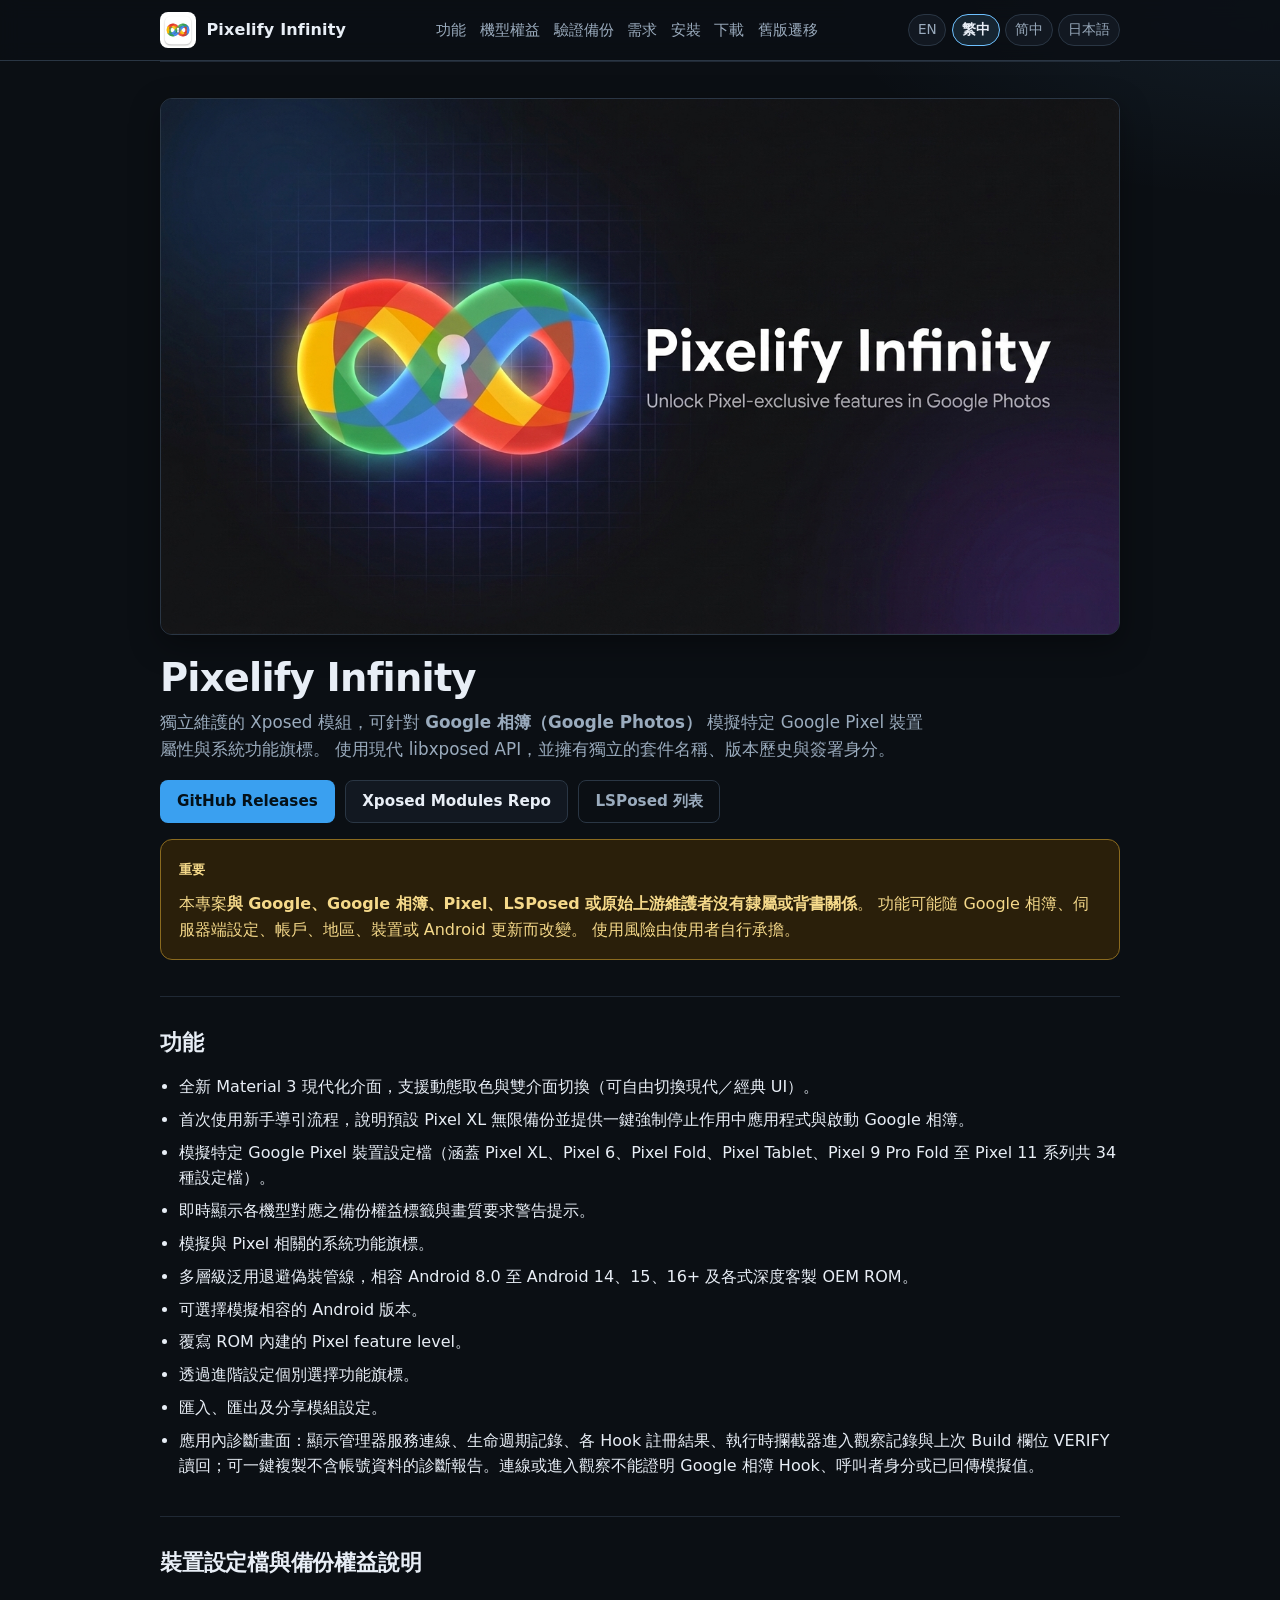
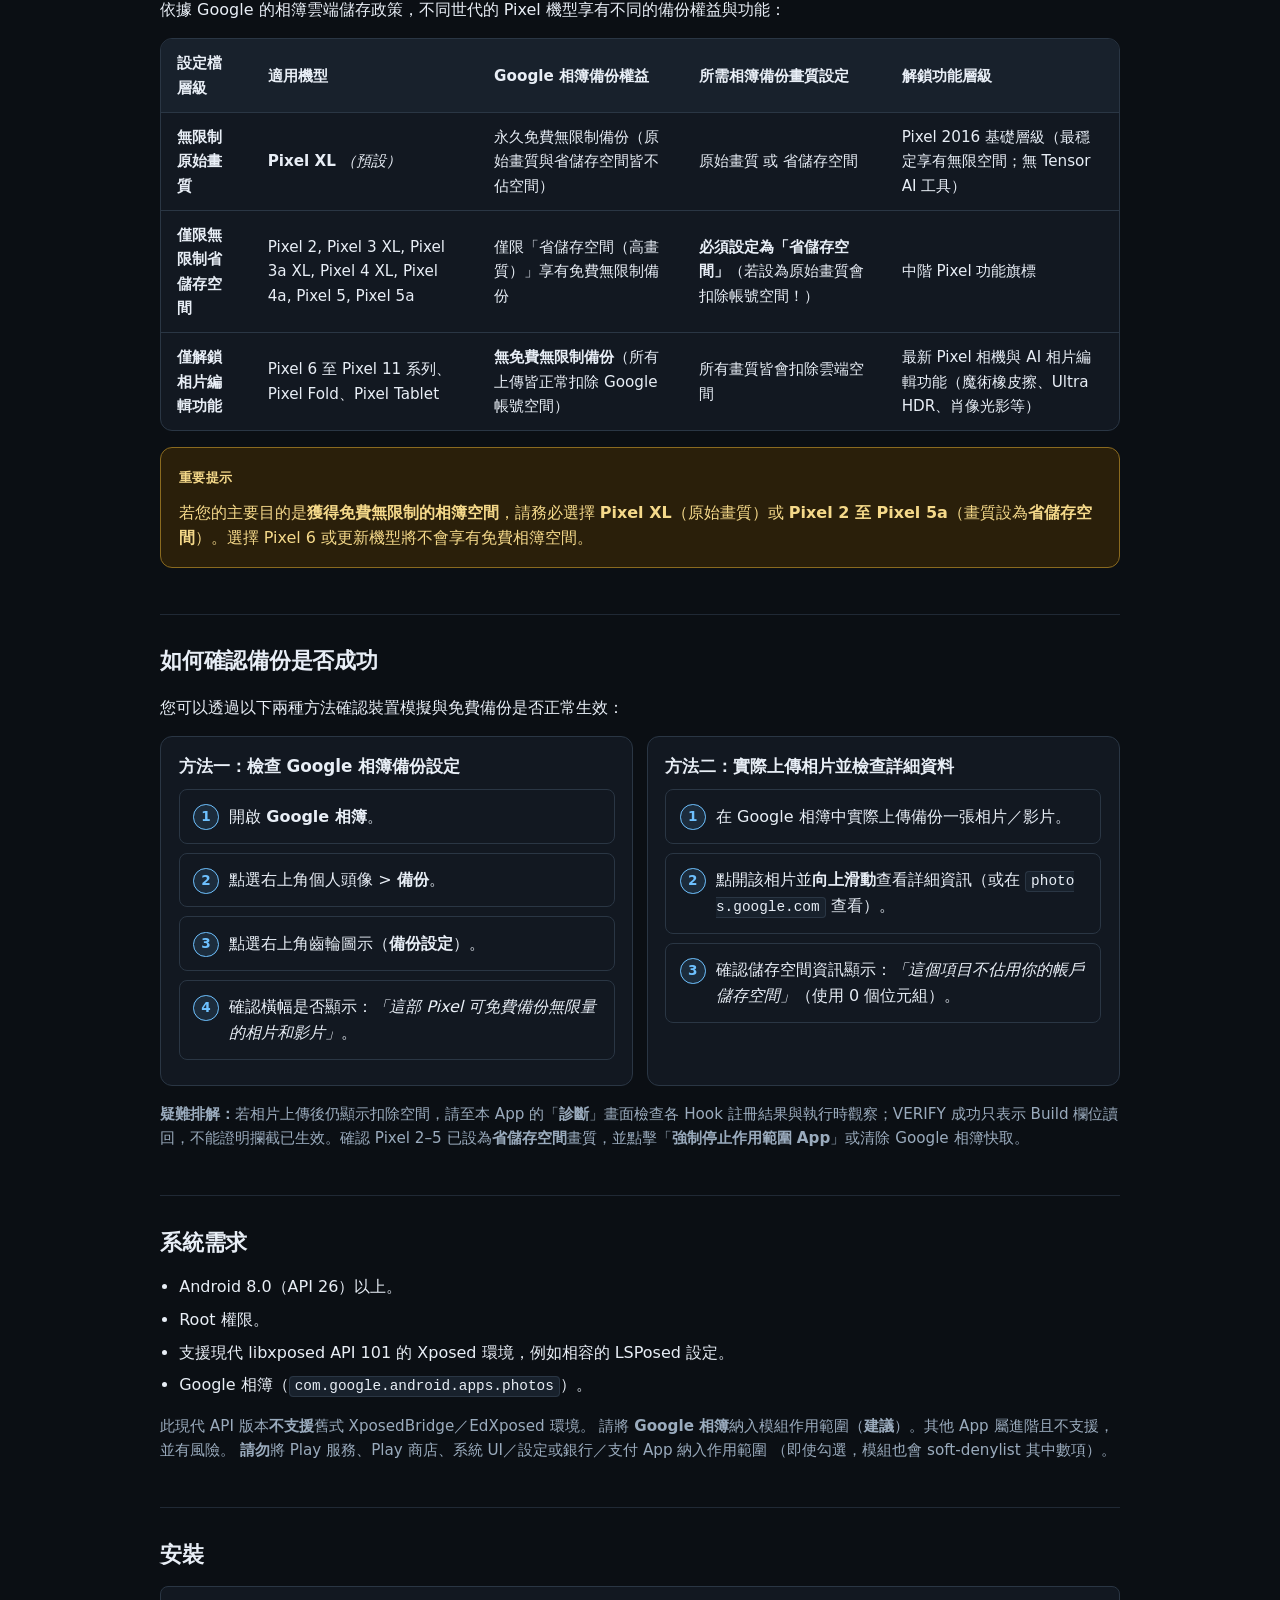
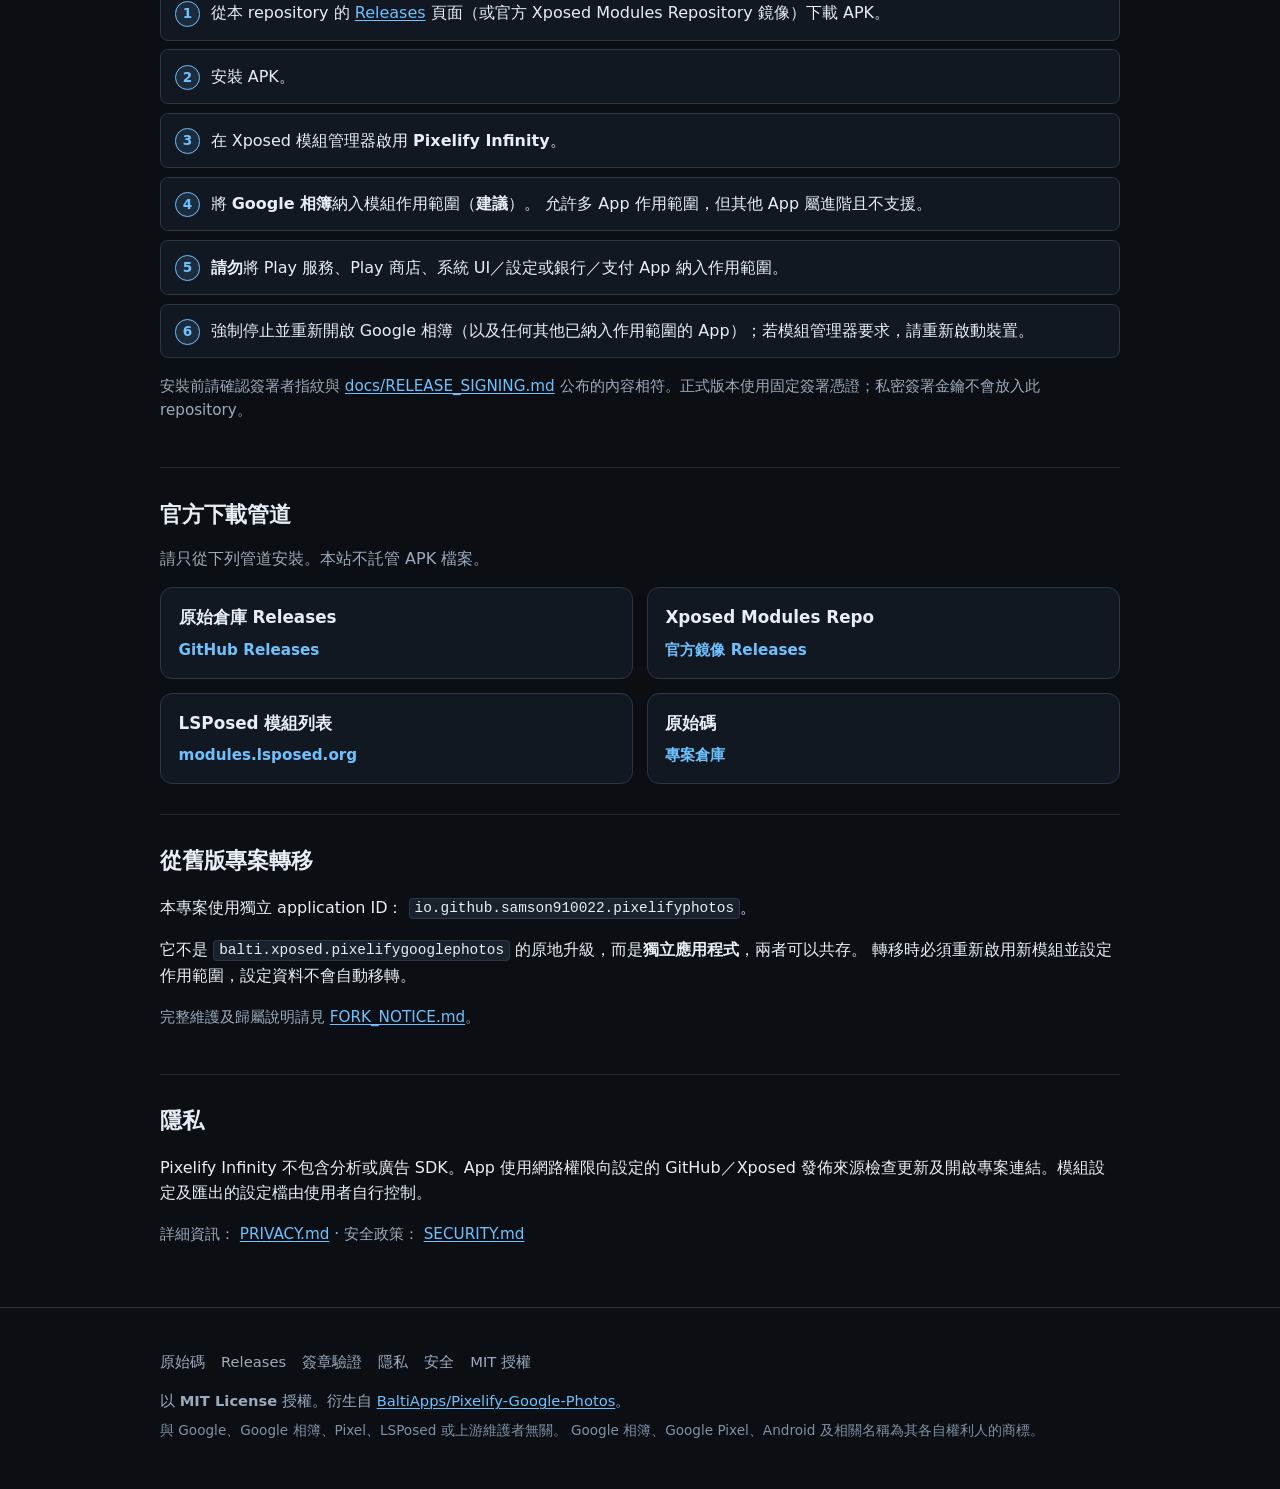
<file: site/zh-TW/index.html>
<!DOCTYPE html>
<html lang="zh-Hant">
<head>
  <meta charset="utf-8">
  <meta name="viewport" content="width=device-width, initial-scale=1">
  <meta name="description" content="Pixelify Infinity — 獨立維護的 Xposed 模組，可針對 Google 相簿模擬特定 Google Pixel 裝置屬性。">
  <meta name="theme-color" content="#0b0f14">
  <title>Pixelify Infinity — Google 相簿用 Xposed 模組</title>
  <link rel="icon" type="image/png" href="../assets/img/favicon.png">
  <link rel="apple-touch-icon" href="../assets/img/icon-64.png">
  <link rel="stylesheet" href="../assets/css/site.css">
</head>
<body>
  <a class="skip-link" href="#main">跳至主要內容</a>

  <header class="site-header">
    <div class="wrap header-inner">
      <a class="brand" href="./">
        <img src="../assets/img/icon-64.png" width="36" height="36" alt="">
        <span>Pixelify Infinity</span>
      </a>
      <nav aria-label="主要導覽">
        <ul class="nav-links">
          <li><a href="#features">功能</a></li>
          <li><a href="#entitlements">機型權益</a></li>
          <li><a href="#verification">驗證備份</a></li>
          <li><a href="#requirements">需求</a></li>
          <li><a href="#install">安裝</a></li>
          <li><a href="#download">下載</a></li>
          <li><a href="#legacy">舊版遷移</a></li>
        </ul>
      </nav>
      <nav class="lang-switch" aria-label="語言">
        <a href="../" hreflang="en" lang="en">EN</a>
        <a href="./" aria-current="page" hreflang="zh-Hant" lang="zh-Hant">繁中</a>
        <a href="../zh-CN/" hreflang="zh-Hans" lang="zh-Hans">简中</a>
        <a href="../ja/" hreflang="ja" lang="ja">日本語</a>
      </nav>
    </div>
  </header>

  <main id="main">
    <section class="hero wrap" aria-labelledby="hero-title">
      <div class="hero-banner">
        <img
          src="../assets/img/banner.png"
          width="1376"
          height="768"
          alt="Pixelify Infinity 橫幅"
        >
      </div>
      <div class="hero-copy">
        <h1 id="hero-title">Pixelify Infinity</h1>
        <p class="tagline">
          獨立維護的 Xposed 模組，可針對 <strong>Google 相簿（Google Photos）</strong>
          模擬特定 Google Pixel 裝置屬性與系統功能旗標。
          使用現代 libxposed API，並擁有獨立的套件名稱、版本歷史與簽署身分。
        </p>
        <div class="cta-row">
          <a class="btn btn-primary" href="https://github.com/samson910022/pixelify-google-photos-modern/releases">
            GitHub Releases
          </a>
          <a class="btn btn-secondary" href="https://github.com/Xposed-Modules-Repo/io.github.samson910022.pixelifyphotos/releases">
            Xposed Modules Repo
          </a>
          <a class="btn btn-ghost" href="https://modules.lsposed.org/module/io.github.samson910022.pixelifyphotos">
            LSPosed 列表
          </a>
        </div>
      </div>

      <aside class="callout callout-important" role="note" aria-label="重要聲明">
        <strong class="label">重要</strong>
        <p>
          本專案<strong>與 Google、Google 相簿、Pixel、LSPosed 或原始上游維護者沒有隸屬或背書關係</strong>。
          功能可能隨 Google 相簿、伺服器端設定、帳戶、地區、裝置或 Android 更新而改變。
          使用風險由使用者自行承擔。
        </p>
      </aside>
    </section>

    <section id="features" class="wrap" aria-labelledby="features-title">
      <h2 id="features-title">功能</h2>
      <ul class="feature-list">
        <li>全新 Material 3 現代化介面，支援動態取色與雙介面切換（可自由切換現代／經典 UI）。</li>
        <li>首次使用新手導引流程，說明預設 Pixel XL 無限備份並提供一鍵強制停止作用中應用程式與啟動 Google 相簿。</li>
        <li>模擬特定 Google Pixel 裝置設定檔（涵蓋 Pixel XL、Pixel 6、Pixel Fold、Pixel Tablet、Pixel 9 Pro Fold 至 Pixel 11 系列共 34 種設定檔）。</li>
        <li>即時顯示各機型對應之備份權益標籤與畫質要求警告提示。</li>
        <li>模擬與 Pixel 相關的系統功能旗標。</li>
        <li>多層級泛用退避偽裝管線，相容 Android 8.0 至 Android 14、15、16+ 及各式深度客製 OEM ROM。</li>
        <li>可選擇模擬相容的 Android 版本。</li>
        <li>覆寫 ROM 內建的 Pixel feature level。</li>
        <li>透過進階設定個別選擇功能旗標。</li>
        <li>匯入、匯出及分享模組設定。</li>
        <li>應用內診斷畫面：顯示管理器服務連線、生命週期記錄、各 Hook 註冊結果、執行時攔截器進入觀察記錄與上次 Build 欄位 VERIFY 讀回；可一鍵複製不含帳號資料的診斷報告。連線或進入觀察不能證明 Google 相簿 Hook、呼叫者身分或已回傳模擬值。</li>
      </ul>
    </section>

    <section id="entitlements" class="wrap" aria-labelledby="entitlements-title">
      <h2 id="entitlements-title">裝置設定檔與備份權益說明</h2>
      <p>
        依據 Google 的相簿雲端儲存政策，不同世代的 Pixel 機型享有不同的備份權益與功能：
      </p>
      <div class="table-wrap">
        <table class="data-table">
          <thead>
            <tr>
              <th scope="col">設定檔層級</th>
              <th scope="col">適用機型</th>
              <th scope="col">Google 相簿備份權益</th>
              <th scope="col">所需相簿備份畫質設定</th>
              <th scope="col">解鎖功能層級</th>
            </tr>
          </thead>
          <tbody>
            <tr>
              <th scope="row">無限制原始畫質</th>
              <td><strong>Pixel XL</strong> <em>（預設）</em></td>
              <td>永久免費無限制備份（原始畫質與省儲存空間皆不佔空間）</td>
              <td>原始畫質 或 省儲存空間</td>
              <td>Pixel 2016 基礎層級（最穩定享有無限空間；無 Tensor AI 工具）</td>
            </tr>
            <tr>
              <th scope="row">僅限無限制省儲存空間</th>
              <td>Pixel 2, Pixel 3 XL, Pixel 3a XL, Pixel 4 XL, Pixel 4a, Pixel 5, Pixel 5a</td>
              <td>僅限「省儲存空間（高畫質）」享有免費無限制備份</td>
              <td><strong>必須設定為「省儲存空間」</strong>（若設為原始畫質會扣除帳號空間！）</td>
              <td>中階 Pixel 功能旗標</td>
            </tr>
            <tr>
              <th scope="row">僅解鎖相片編輯功能</th>
              <td>Pixel 6 至 Pixel 11 系列、Pixel Fold、Pixel Tablet</td>
              <td><strong>無免費無限制備份</strong>（所有上傳皆正常扣除 Google 帳號空間）</td>
              <td>所有畫質皆會扣除雲端空間</td>
              <td>最新 Pixel 相機與 AI 相片編輯功能（魔術橡皮擦、Ultra HDR、肖像光影等）</td>
            </tr>
          </tbody>
        </table>
      </div>
      <aside class="callout callout-important" role="note">
        <strong class="label">重要提示</strong>
        <p>
          若您的主要目的是<strong>獲得免費無限制的相簿空間</strong>，請務必選擇 <strong>Pixel XL</strong>（原始畫質）或 <strong>Pixel 2 至 Pixel 5a</strong>（畫質設為<strong>省儲存空間</strong>）。選擇 Pixel 6 或更新機型將不會享有免費相簿空間。
        </p>
      </aside>
    </section>

    <section id="verification" class="wrap" aria-labelledby="verification-title">
      <h2 id="verification-title">如何確認備份是否成功</h2>
      <p>您可以透過以下兩種方法確認裝置模擬與免費備份是否正常生效：</p>
      <div class="card-grid">
        <div class="card">
          <h3>方法一：檢查 Google 相簿備份設定</h3>
          <ol class="steps">
            <li>開啟 <strong>Google 相簿</strong>。</li>
            <li>點選右上角個人頭像 &gt; <strong>備份</strong>。</li>
            <li>點選右上角齒輪圖示（<strong>備份設定</strong>）。</li>
            <li>確認橫幅是否顯示：<em>「這部 Pixel 可免費備份無限量的相片和影片」</em>。</li>
          </ol>
        </div>
        <div class="card">
          <h3>方法二：實際上傳相片並檢查詳細資料</h3>
          <ol class="steps">
            <li>在 Google 相簿中實際上傳備份一張相片／影片。</li>
            <li>點開該相片並<strong>向上滑動</strong>查看詳細資訊（或在 <code>photos.google.com</code> 查看）。</li>
            <li>確認儲存空間資訊顯示：<em>「這個項目不佔用你的帳戶儲存空間」</em>（使用 0 個位元組）。</li>
          </ol>
        </div>
      </div>
      <p class="note troubleshooting-note">
        <strong>疑難排解：</strong>若相片上傳後仍顯示扣除空間，請至本 App 的「<strong>診斷</strong>」畫面檢查各 Hook 註冊結果與執行時觀察；VERIFY 成功只表示 Build 欄位讀回，不能證明攔截已生效。確認 Pixel 2–5 已設為<strong>省儲存空間</strong>畫質，並點擊「<strong>強制停止作用範圍 App</strong>」或清除 Google 相簿快取。
      </p>
    </section>

    <section id="requirements" class="wrap" aria-labelledby="requirements-title">
      <h2 id="requirements-title">系統需求</h2>
      <ul class="req-list">
        <li>Android 8.0（API 26）以上。</li>
        <li>Root 權限。</li>
        <li>支援現代 libxposed API 101 的 Xposed 環境，例如相容的 LSPosed 設定。</li>
        <li>Google 相簿（<code>com.google.android.apps.photos</code>）。</li>
      </ul>
      <p class="note">
        此現代 API 版本<strong>不支援</strong>舊式 XposedBridge／EdXposed 環境。
        請將 <strong>Google 相簿</strong>納入模組作用範圍（<strong>建議</strong>）。其他 App 屬進階且不支援，並有風險。
        <strong>請勿</strong>將 Play 服務、Play 商店、系統 UI／設定或銀行／支付 App 納入作用範圍
        （即使勾選，模組也會 soft-denylist 其中數項）。
      </p>
    </section>

    <section id="install" class="wrap" aria-labelledby="install-title">
      <h2 id="install-title">安裝</h2>
      <ol class="steps">
        <li>
          從本 repository 的
          <a href="https://github.com/samson910022/pixelify-google-photos-modern/releases">Releases</a>
          頁面（或官方 Xposed Modules Repository 鏡像）下載 APK。
        </li>
        <li>安裝 APK。</li>
        <li>在 Xposed 模組管理器啟用 <strong>Pixelify Infinity</strong>。</li>
        <li>
          將 <strong>Google 相簿</strong>納入模組作用範圍（<strong>建議</strong>）。
          允許多 App 作用範圍，但其他 App 屬進階且不支援。
        </li>
        <li><strong>請勿</strong>將 Play 服務、Play 商店、系統 UI／設定或銀行／支付 App 納入作用範圍。</li>
        <li>強制停止並重新開啟 Google 相簿（以及任何其他已納入作用範圍的 App）；若模組管理器要求，請重新啟動裝置。</li>
      </ol>
      <p class="note">
        安裝前請確認簽署者指紋與
        <a href="https://github.com/samson910022/pixelify-google-photos-modern/blob/master/docs/RELEASE_SIGNING.md">docs/RELEASE_SIGNING.md</a>
        公布的內容相符。正式版本使用固定簽署憑證；私密簽署金鑰不會放入此 repository。
      </p>
    </section>

    <section id="download" class="wrap" aria-labelledby="download-title">
      <h2 id="download-title">官方下載管道</h2>
      <p class="lead">請只從下列管道安裝。本站不託管 APK 檔案。</p>
      <div class="card-grid">
        <article class="card">
          <h3>原始倉庫 Releases</h3>
          <p>
            <a href="https://github.com/samson910022/pixelify-google-photos-modern/releases">
              GitHub Releases
            </a>
          </p>
        </article>
        <article class="card">
          <h3>Xposed Modules Repo</h3>
          <p>
            <a href="https://github.com/Xposed-Modules-Repo/io.github.samson910022.pixelifyphotos/releases">
              官方鏡像 Releases
            </a>
          </p>
        </article>
        <article class="card">
          <h3>LSPosed 模組列表</h3>
          <p>
            <a href="https://modules.lsposed.org/module/io.github.samson910022.pixelifyphotos">
              modules.lsposed.org
            </a>
          </p>
        </article>
        <article class="card">
          <h3>原始碼</h3>
          <p>
            <a href="https://github.com/samson910022/pixelify-google-photos-modern">
              專案倉庫
            </a>
          </p>
        </article>
      </div>
    </section>

    <section id="legacy" class="wrap" aria-labelledby="legacy-title">
      <h2 id="legacy-title">從舊版專案轉移</h2>
      <p>
        本專案使用獨立 application ID：
        <code>io.github.samson910022.pixelifyphotos</code>。
      </p>
      <p>
        它不是 <code>balti.xposed.pixelifygooglephotos</code> 的原地升級，而是<strong>獨立應用程式</strong>，兩者可以共存。
        轉移時必須重新啟用新模組並設定作用範圍，設定資料不會自動移轉。
      </p>
      <p class="note">
        完整維護及歸屬說明請見
        <a href="https://github.com/samson910022/pixelify-google-photos-modern/blob/master/FORK_NOTICE.md">FORK_NOTICE.md</a>。
      </p>
    </section>

    <section id="privacy" class="wrap" aria-labelledby="privacy-title">
      <h2 id="privacy-title">隱私</h2>
      <p>
        Pixelify Infinity 不包含分析或廣告 SDK。App 使用網路權限向設定的
        GitHub／Xposed 發佈來源檢查更新及開啟專案連結。模組設定及匯出的設定檔由使用者自行控制。
      </p>
      <p class="note">
        詳細資訊：
        <a href="https://github.com/samson910022/pixelify-google-photos-modern/blob/master/PRIVACY.md">PRIVACY.md</a>
        · 安全政策：
        <a href="https://github.com/samson910022/pixelify-google-photos-modern/blob/master/SECURITY.md">SECURITY.md</a>
      </p>
    </section>
  </main>

  <footer class="site-footer" aria-label="網站資訊">
    <div class="wrap">
      <ul class="footer-links">
        <li><a href="https://github.com/samson910022/pixelify-google-photos-modern">原始碼</a></li>
        <li><a href="https://github.com/samson910022/pixelify-google-photos-modern/releases">Releases</a></li>
        <li><a href="https://github.com/samson910022/pixelify-google-photos-modern/blob/master/docs/RELEASE_SIGNING.md">簽章驗證</a></li>
        <li><a href="https://github.com/samson910022/pixelify-google-photos-modern/blob/master/PRIVACY.md">隱私</a></li>
        <li><a href="https://github.com/samson910022/pixelify-google-photos-modern/blob/master/SECURITY.md">安全</a></li>
        <li><a href="https://github.com/samson910022/pixelify-google-photos-modern/blob/master/LICENSE">MIT 授權</a></li>
      </ul>
      <p>
        以 <strong>MIT License</strong> 授權。衍生自
        <a href="https://github.com/BaltiApps/Pixelify-Google-Photos">BaltiApps/Pixelify-Google-Photos</a>。
      </p>
      <p class="tiny">
        與 Google、Google 相簿、Pixel、LSPosed 或上游維護者無關。
        Google 相簿、Google Pixel、Android 及相關名稱為其各自權利人的商標。
      </p>
    </div>
  </footer>
</body>
</html>
</file>
<file: site/assets/css/site.css>
/* Pixelify Infinity — GitHub Pages landing
   Dark, mobile-first, no external fonts/CDN */

:root {
  --bg: #0b0f14;
  --bg-elevated: #121821;
  --bg-soft: #18212c;
  --border: #2a3644;
  --text: #e8eef6;
  --text-muted: #9aabbd;
  --accent: #6ec1ff;
  --accent-strong: #3aa0f0;
  --accent-soft: rgba(110, 193, 255, 0.12);
  --warn-bg: #2a1f0a;
  --warn-border: #8a6a1f;
  --warn-text: #f5d98a;
  --danger-soft: #2a1414;
  --danger-border: #7a3a3a;
  --focus: #8bd3ff;
  --radius: 12px;
  --radius-sm: 8px;
  --shadow: 0 10px 30px rgba(0, 0, 0, 0.35);
  --max: 960px;
  --space: 1rem;
  --font: system-ui, -apple-system, "Segoe UI", Roboto, "Helvetica Neue", Arial,
    "Noto Sans", "Liberation Sans", sans-serif;
  --mono: ui-monospace, "SFMono-Regular", Menlo, Consolas, "Liberation Mono",
    monospace;
}

*,
*::before,
*::after {
  box-sizing: border-box;
}

html {
  scroll-behavior: smooth;
}

body {
  margin: 0;
  font-family: var(--font);
  font-size: 1rem;
  line-height: 1.6;
  color: var(--text);
  background:
    radial-gradient(1200px 500px at 10% -10%, rgba(58, 160, 240, 0.18), transparent 55%),
    radial-gradient(900px 400px at 100% 0%, rgba(110, 193, 255, 0.08), transparent 50%),
    var(--bg);
  min-height: 100vh;
}

img {
  max-width: 100%;
  height: auto;
  display: block;
}

a {
  color: var(--accent);
  text-decoration-thickness: 1px;
  text-underline-offset: 0.15em;
}

a:hover {
  color: #9fd4ff;
}

a:focus-visible,
button:focus-visible,
.btn:focus-visible,
.lang-switch a:focus-visible {
  outline: 2px solid var(--focus);
  outline-offset: 3px;
}

.skip-link {
  position: absolute;
  left: 0.75rem;
  top: -3rem;
  z-index: 1000;
  background: var(--accent-strong);
  color: #041018;
  padding: 0.5rem 0.85rem;
  border-radius: var(--radius-sm);
  font-weight: 600;
  text-decoration: none;
}

.skip-link:focus,
.skip-link:focus-visible {
  top: 0.75rem;
  outline: 2px solid var(--focus);
  outline-offset: 3px;
}

.wrap {
  width: min(100% - 2rem, var(--max));
  margin-inline: auto;
}

/* Header */
.site-header {
  position: sticky;
  top: 0;
  z-index: 50;
  backdrop-filter: blur(10px);
  background: rgba(11, 15, 20, 0.85);
  border-bottom: 1px solid var(--border);
}

.header-inner {
  display: flex;
  flex-wrap: wrap;
  align-items: center;
  justify-content: space-between;
  gap: 0.75rem 1rem;
  padding: 0.75rem 0;
}

.brand {
  display: flex;
  align-items: center;
  gap: 0.65rem;
  color: var(--text);
  text-decoration: none;
  font-weight: 700;
  letter-spacing: 0.01em;
}

.brand img {
  width: 36px;
  height: 36px;
  border-radius: 8px;
}

.nav-links {
  display: flex;
  flex-wrap: wrap;
  gap: 0.35rem 0.85rem;
  list-style: none;
  margin: 0;
  padding: 0;
  font-size: 0.95rem;
}

.nav-links a {
  color: var(--text-muted);
  text-decoration: none;
}

.nav-links a:hover {
  color: var(--text);
}

.lang-switch {
  display: flex;
  flex-wrap: wrap;
  gap: 0.35rem;
  align-items: center;
}

.lang-switch a {
  display: inline-block;
  padding: 0.28rem 0.55rem;
  border-radius: 999px;
  border: 1px solid var(--border);
  color: var(--text-muted);
  text-decoration: none;
  font-size: 0.85rem;
  background: var(--bg-elevated);
}

.lang-switch a:hover {
  border-color: var(--accent);
  color: var(--text);
}

.lang-switch a[aria-current="page"] {
  background: var(--accent-soft);
  border-color: var(--accent);
  color: var(--text);
  font-weight: 600;
}

/* Hero */
.hero {
  padding: 1.75rem 0 1.25rem;
}

.hero-banner {
  border-radius: var(--radius);
  overflow: hidden;
  border: 1px solid var(--border);
  box-shadow: var(--shadow);
  background: var(--bg-elevated);
  margin-bottom: 1.25rem;
}

.hero-banner img {
  width: 100%;
  vertical-align: middle;
}

.hero-copy h1 {
  margin: 0 0 0.5rem;
  font-size: clamp(1.75rem, 4vw, 2.4rem);
  line-height: 1.2;
  letter-spacing: -0.02em;
}

.tagline {
  margin: 0 0 1rem;
  color: var(--text-muted);
  font-size: 1.05rem;
  max-width: 48rem;
}

.cta-row {
  display: flex;
  flex-wrap: wrap;
  gap: 0.65rem;
  margin: 1.1rem 0 0.35rem;
}

.btn {
  display: inline-flex;
  align-items: center;
  justify-content: center;
  gap: 0.4rem;
  padding: 0.7rem 1rem;
  border-radius: var(--radius-sm);
  border: 1px solid transparent;
  font-weight: 600;
  text-decoration: none;
  font-size: 0.95rem;
  line-height: 1.2;
  transition: background 0.15s ease, border-color 0.15s ease, color 0.15s ease;
}

.btn-primary {
  background: var(--accent-strong);
  color: #041018;
}

.btn-primary:hover {
  background: #5bb3f5;
  color: #041018;
}

.btn-secondary {
  background: var(--bg-elevated);
  color: var(--text);
  border-color: var(--border);
}

.btn-secondary:hover {
  border-color: var(--accent);
  color: #fff;
}

.btn-ghost {
  background: transparent;
  color: var(--text-muted);
  border-color: var(--border);
}

.btn-ghost:hover {
  color: var(--text);
  border-color: var(--accent);
}

/* Callouts */
.callout {
  border-radius: var(--radius);
  padding: 1rem 1.1rem;
  border: 1px solid var(--border);
  background: var(--bg-elevated);
  margin: 1rem 0;
}

.callout-important {
  background: var(--warn-bg);
  border-color: var(--warn-border);
  color: var(--warn-text);
  /* Contrast ~11.7:1 for #f5d98a on #2a1f0a (WCAG AAA for normal text). */
}

.callout-important strong.label {
  display: inline-block;
  margin-bottom: 0.35rem;
  letter-spacing: 0.04em;
  text-transform: uppercase;
  font-size: 0.8rem;
}

.callout p {
  margin: 0.35rem 0 0;
}

.callout p:first-child {
  margin-top: 0;
}

/* Sections */
main section {
  padding: 1.5rem 0;
  border-top: 1px solid rgba(42, 54, 68, 0.7);
}

main section h2 {
  margin: 0 0 0.85rem;
  font-size: 1.35rem;
  letter-spacing: -0.01em;
}

.lead {
  color: var(--text-muted);
  margin-top: 0;
}

.feature-list,
.req-list,
.steps {
  margin: 0;
  padding-left: 1.2rem;
}

.feature-list li,
.req-list li,
.steps li {
  margin: 0.45rem 0;
}

.steps {
  counter-reset: step;
  list-style: none;
  padding-left: 0;
}

.steps li {
  position: relative;
  padding: 0.85rem 1rem 0.85rem 3.1rem;
  margin: 0.55rem 0;
  background: var(--bg-elevated);
  border: 1px solid var(--border);
  border-radius: var(--radius-sm);
}

.steps li::before {
  counter-increment: step;
  content: counter(step);
  position: absolute;
  left: 0.85rem;
  top: 0.9rem;
  width: 1.6rem;
  height: 1.6rem;
  border-radius: 50%;
  background: var(--accent-soft);
  border: 1px solid var(--accent);
  color: var(--accent);
  font-size: 0.85rem;
  font-weight: 700;
  display: grid;
  place-items: center;
}

.card-grid {
  display: grid;
  gap: 0.85rem;
  grid-template-columns: 1fr;
}

@media (min-width: 640px) {
  .card-grid {
    grid-template-columns: 1fr 1fr;
  }
}

.card {
  background: var(--bg-elevated);
  border: 1px solid var(--border);
  border-radius: var(--radius);
  padding: 1rem 1.1rem;
}

.card h3 {
  margin: 0 0 0.4rem;
  font-size: 1.05rem;
}

.card p {
  margin: 0;
  color: var(--text-muted);
  font-size: 0.95rem;
}

.card a {
  font-weight: 600;
  text-decoration: none;
}

.card a:hover {
  text-decoration: underline;
}

code,
.mono {
  font-family: var(--mono);
  font-size: 0.9em;
  background: var(--bg-soft);
  border: 1px solid var(--border);
  border-radius: 4px;
  padding: 0.1em 0.35em;
  word-break: break-all;
}

.note {
  color: var(--text-muted);
  font-size: 0.95rem;
}

.troubleshooting-note {
  margin-top: 1rem;
}

/* Tables */
.table-wrap {
  overflow-x: auto;
  margin: 1rem 0;
  border-radius: var(--radius);
  border: 1px solid var(--border);
  background: var(--bg-elevated);
}

.data-table {
  width: 100%;
  border-collapse: collapse;
  font-size: 0.95rem;
  text-align: left;
}

.data-table th,
.data-table td {
  padding: 0.75rem 1rem;
  border-bottom: 1px solid var(--border);
}

.data-table thead th {
  background: var(--bg-soft);
  color: var(--text);
  font-weight: 600;
}

.data-table tbody tr:last-child th,
.data-table tbody tr:last-child td {
  border-bottom: none;
}

.data-table tbody tr:hover {
  background: var(--accent-soft);
}

/* Footer */
.site-footer {
  margin-top: 1rem;
  padding: 1.75rem 0 2.5rem;
  border-top: 1px solid var(--border);
  color: var(--text-muted);
  font-size: 0.92rem;
}

/* Ensure in-footer / in-card links keep a clear keyboard ring on dark surfaces. */
.site-footer a:focus-visible,
.card a:focus-visible,
.feature-list a:focus-visible,
.steps a:focus-visible,
.note a:focus-visible {
  outline: 2px solid var(--focus);
  outline-offset: 3px;
}

.site-footer p {
  margin: 0.45rem 0;
}

.footer-links {
  display: flex;
  flex-wrap: wrap;
  gap: 0.5rem 1rem;
  margin: 0.85rem 0 1rem;
  padding: 0;
  list-style: none;
}

.footer-links a {
  color: var(--text-muted);
  text-decoration: none;
}

.footer-links a:hover {
  color: var(--accent);
}

.tiny {
  font-size: 0.85rem;
  color: #7f90a3;
}

/* 404 */
.page-404 {
  text-align: center;
  padding: 4rem 0 5rem;
}

.page-404 h1 {
  margin: 0 0 0.5rem;
  font-size: 2rem;
}

.page-404 p {
  color: var(--text-muted);
}

/* Utilities */
.sr-only {
  position: absolute;
  width: 1px;
  height: 1px;
  padding: 0;
  margin: -1px;
  overflow: hidden;
  clip: rect(0, 0, 0, 0);
  white-space: nowrap;
  border: 0;
}

@media (min-width: 768px) {
  .hero {
    padding-top: 2.25rem;
  }

  main section {
    padding: 1.85rem 0;
  }
}

@media (prefers-reduced-motion: reduce) {
  html {
    scroll-behavior: auto;
  }

  .btn {
    transition: none;
  }
}
</file>
